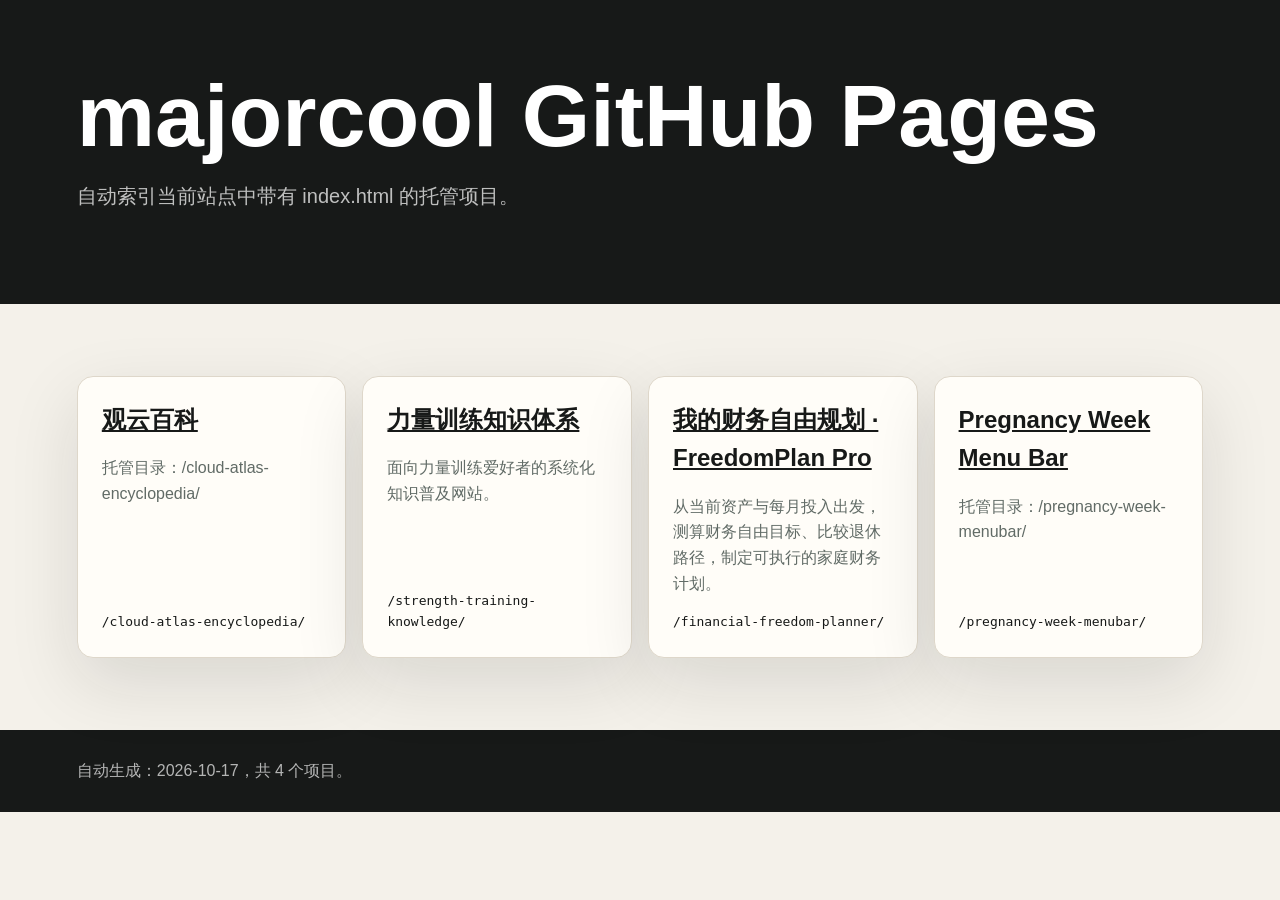
<file: index.html>
<!doctype html><html lang="zh-CN"><head><meta charset="UTF-8"><meta name="viewport" content="width=device-width,initial-scale=1.0"><title>majorcool GitHub Pages</title><meta name="description" content="majorcool 在 GitHub Pages 上托管的项目索引。"><link rel="icon" type="image/svg+xml" href="/favicon.svg"><style>body{margin:0;font-family:-apple-system,BlinkMacSystemFont,Segoe UI,sans-serif;background:#f4f1ea;color:#161817;line-height:1.6}header{padding:72px 6vw;background:#171918;color:white}h1{margin:0 0 16px;font-size:clamp(42px,7vw,88px);line-height:1}header p{max-width:720px;color:rgba(255,255,255,.72);font-size:20px}main{padding:56px 6vw}ul{display:grid;grid-template-columns:repeat(auto-fit,minmax(260px,1fr));gap:16px;padding:0;list-style:none}li{display:flex;flex-direction:column;min-height:210px;padding:24px;border:1px solid #ded7ca;border-radius:16px;background:#fffdf8;box-shadow:0 24px 70px rgba(22,24,23,.12)}li a{font-size:24px;font-weight:850;color:#171918}li p{color:#616b66}code{margin-top:auto}footer{padding:28px 6vw;background:#171918;color:rgba(255,255,255,.68)}</style></head><body><header><h1>majorcool GitHub Pages</h1><p>自动索引当前站点中带有 index.html 的托管项目。</p></header><main><ul><li><a href="/cloud-atlas-encyclopedia/">观云百科</a><p>托管目录：/cloud-atlas-encyclopedia/</p><code>/cloud-atlas-encyclopedia/</code></li><li><a href="/strength-training-knowledge/">力量训练知识体系</a><p>面向力量训练爱好者的系统化知识普及网站。</p><code>/strength-training-knowledge/</code></li><li><a href="/financial-freedom-planner/">我的财务自由规划 · FreedomPlan Pro</a><p>从当前资产与每月投入出发，测算财务自由目标、比较退休路径，制定可执行的家庭财务计划。</p><code>/financial-freedom-planner/</code></li><li><a href="/pregnancy-week-menubar/">Pregnancy Week Menu Bar</a><p>托管目录：/pregnancy-week-menubar/</p><code>/pregnancy-week-menubar/</code></li></ul></main><footer>自动生成：2026-10-17，共 4 个项目。</footer></body></html>
</file>
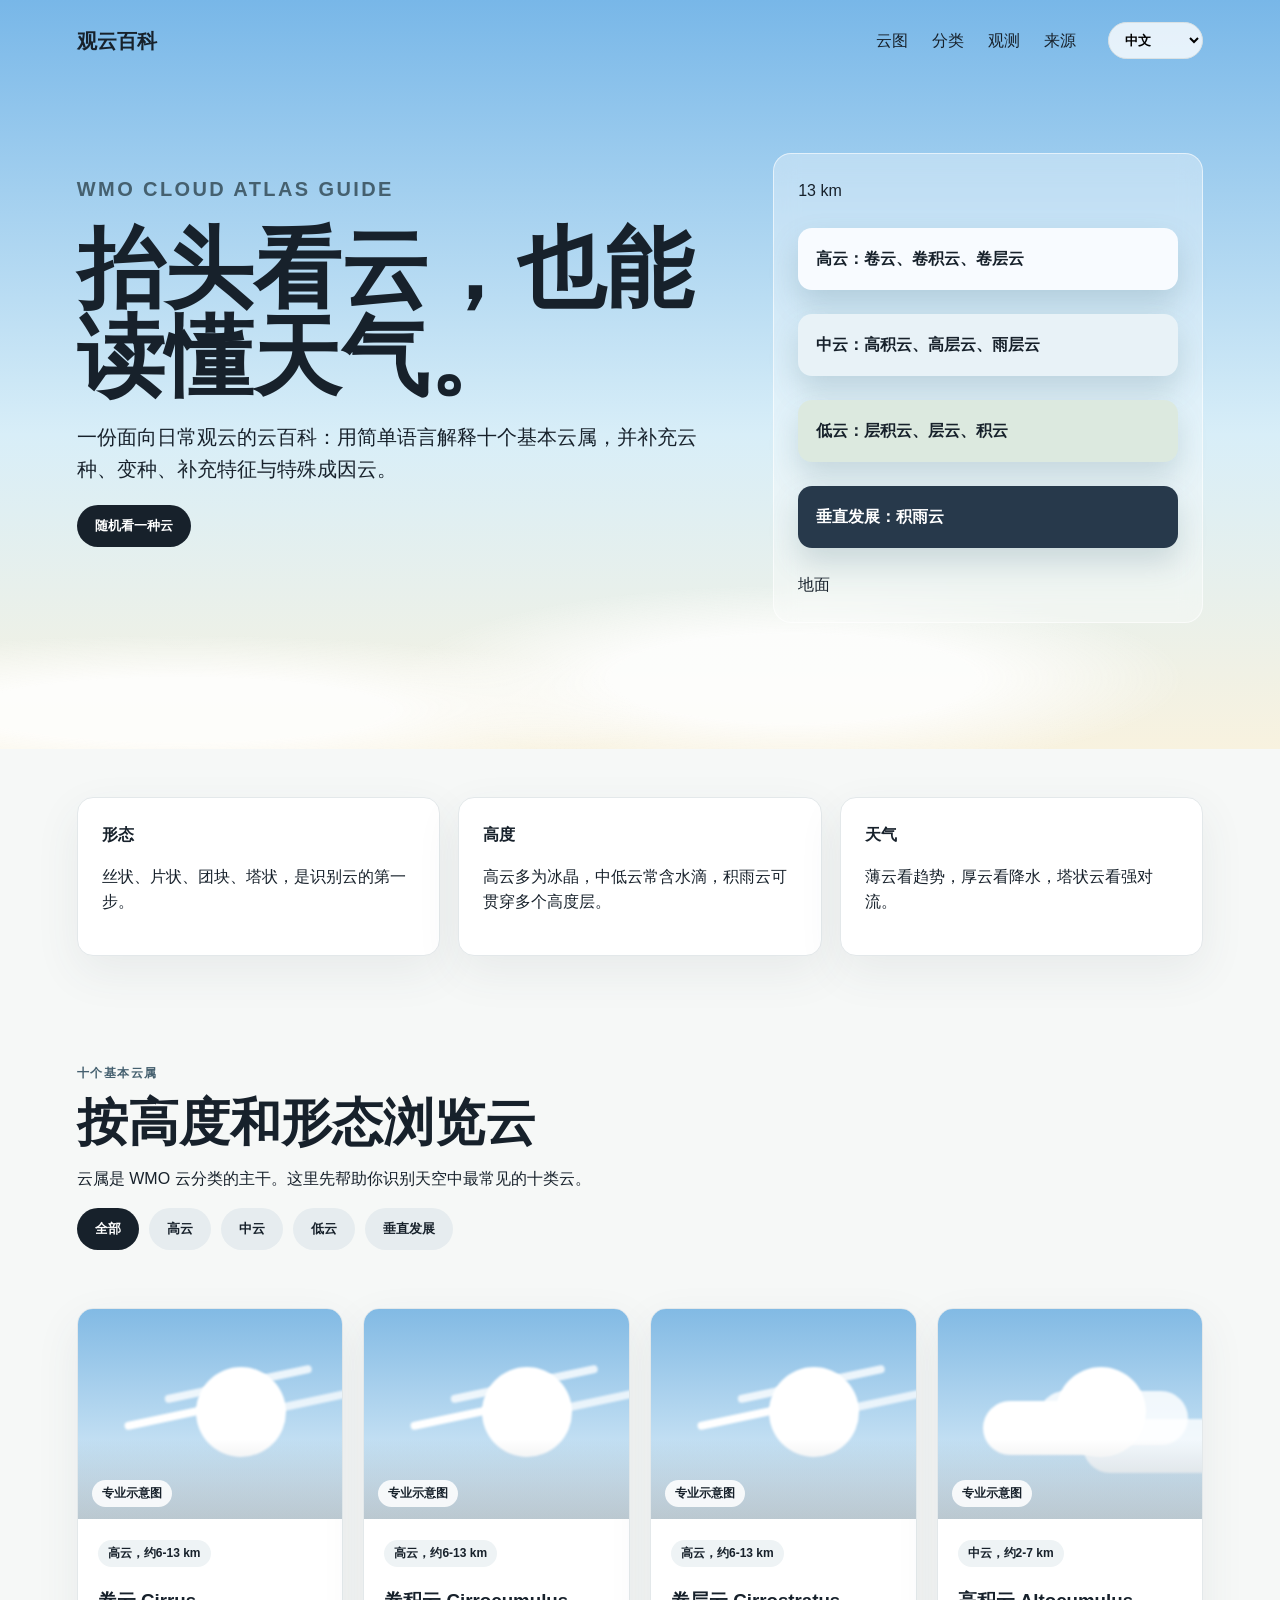
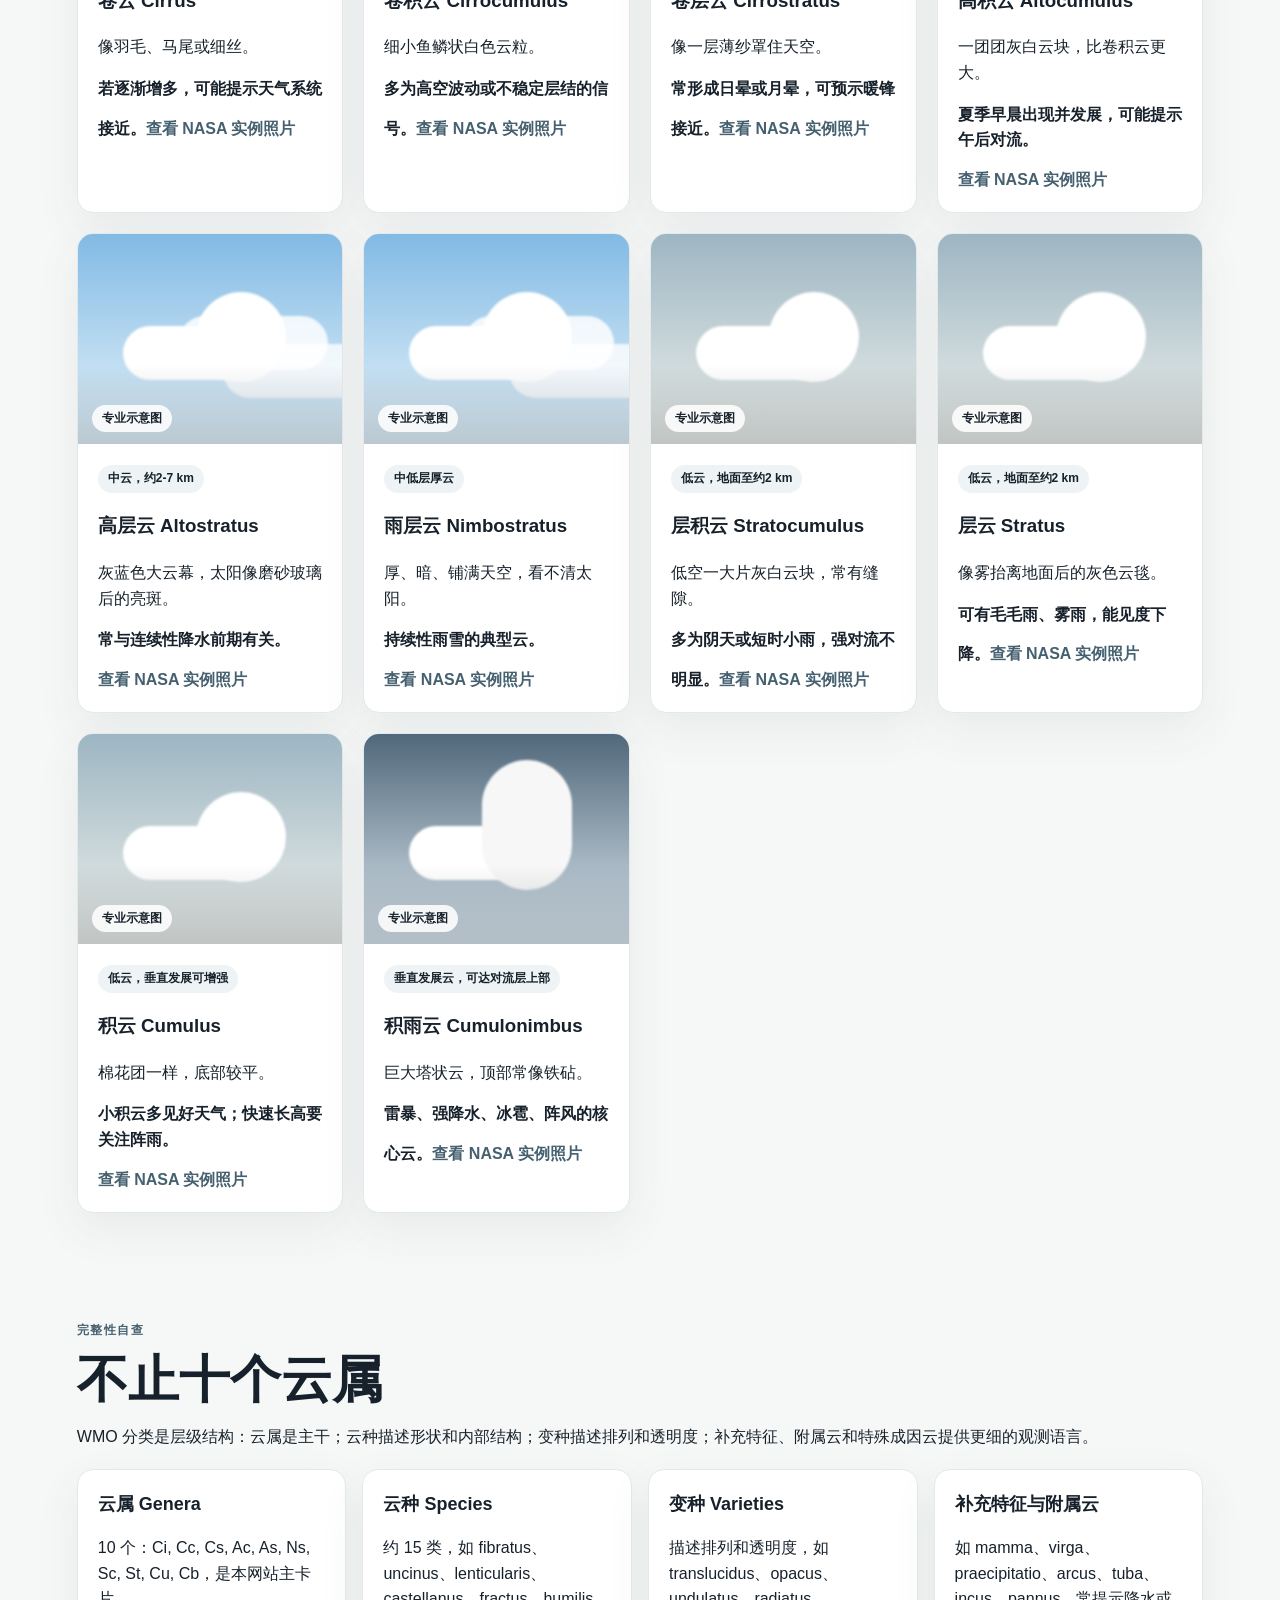
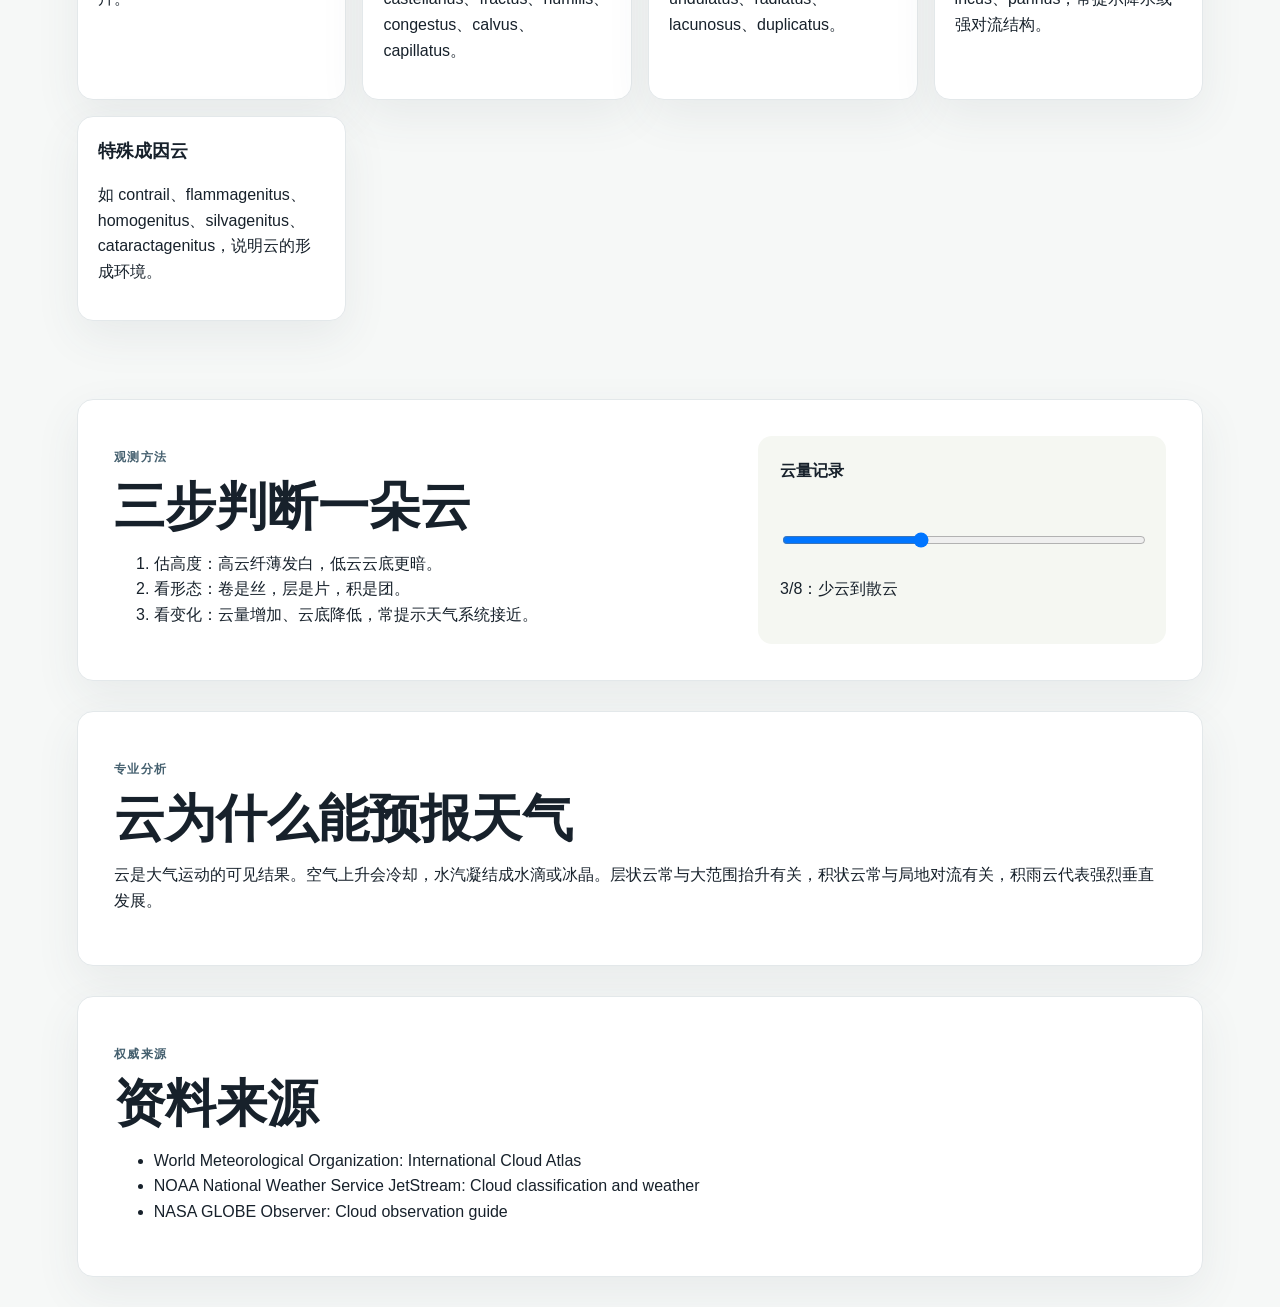
<file: cloud-atlas-encyclopedia/index.html>
<!doctype html><html lang="zh-CN"><head><meta charset="utf-8"><meta name="viewport" content="width=device-width,initial-scale=1"><title>观云百科</title><link rel="icon" href="favicon.svg" type="image/svg+xml"><link rel="stylesheet" href="styles.css"></head><body><header class="hero"><nav><b data-i18n="brand">观云百科</b><a href="#atlas" data-i18n="navAtlas">云图</a><a href="#taxonomy" data-i18n="navTaxonomy">分类</a><a href="#method" data-i18n="navMethod">观测</a><a href="#sources" data-i18n="navSources">来源</a><select id="lang"><option value="zh">中文</option><option value="en">English</option><option value="ja">日本語</option></select></nav><div class="hero-grid"><div><p class="tag" data-i18n="kicker">WMO Cloud Atlas Guide</p><h1 data-i18n="heroTitle">抬头看云，也能读懂天气。</h1><p data-i18n="heroLead">一份面向日常观云的云百科：用简单语言解释十个基本云属，并补充云种、变种、补充特征与特殊成因云。</p><button id="randomCloud" data-i18n="random">随机看一种云</button></div><div class="layers"><span>13 km</span><b class="high" data-i18n="layerHigh">高云：卷云、卷积云、卷层云</b><b class="middle" data-i18n="layerMiddle">中云：高积云、高层云、雨层云</b><b class="low" data-i18n="layerLow">低云：层积云、层云、积云</b><b class="vertical" data-i18n="layerVertical">垂直发展：积雨云</b><span data-i18n="ground">地面</span></div></div></header><main><section class="intro"><article><b data-i18n="introShapeTitle">形态</b><p data-i18n="introShape">丝状、片状、团块、塔状，是识别云的第一步。</p></article><article><b data-i18n="introHeightTitle">高度</b><p data-i18n="introHeight">高云多为冰晶，中低云常含水滴，积雨云可贯穿多个高度层。</p></article><article><b data-i18n="introWeatherTitle">天气</b><p data-i18n="introWeather">薄云看趋势，厚云看降水，塔状云看强对流。</p></article></section><section id="atlas" class="section-head"><p class="tag" data-i18n="atlasKicker">十个基本云属</p><h2 data-i18n="atlasTitle">按高度和形态浏览云</h2><p data-i18n="atlasLead">云属是 WMO 云分类的主干。这里先帮助你识别天空中最常见的十类云。</p><div class="filters"><button class="active" data-filter="all" data-i18n="all">全部</button><button data-filter="high" data-i18n="high">高云</button><button data-filter="middle" data-i18n="middle">中云</button><button data-filter="low" data-i18n="low">低云</button><button data-filter="vertical" data-i18n="vertical">垂直发展</button></div></section><section class="grid" id="cloudGrid"></section>
<section id="taxonomy" class="taxonomy"><p class="tag" data-i18n="taxKicker">完整性自查</p><h2 data-i18n="taxTitle">不止十个云属</h2><p data-i18n="taxLead">WMO 分类是层级结构：云属是主干；云种描述形状和内部结构；变种描述排列和透明度；补充特征、附属云和特殊成因云提供更细的观测语言。</p><div class="taxonomy-grid" id="taxonomyGrid"></div></section><section class="method" id="method"><div><p class="tag" data-i18n="methodKicker">观测方法</p><h2 data-i18n="methodTitle">三步判断一朵云</h2><ol><li data-i18n="step1">估高度：高云纤薄发白，低云云底更暗。</li><li data-i18n="step2">看形态：卷是丝，层是片，积是团。</li><li data-i18n="step3">看变化：云量增加、云底降低，常提示天气系统接近。</li></ol></div><div class="notebook"><b data-i18n="coverTitle">云量记录</b><input id="cover" type="range" min="0" max="8" value="3"><output id="coverText">3/8：少云到散云</output></div></section><section class="science"><p class="tag" data-i18n="scienceKicker">专业分析</p><h2 data-i18n="scienceTitle">云为什么能预报天气</h2><p data-i18n="scienceBody">云是大气运动的可见结果。空气上升会冷却，水汽凝结成水滴或冰晶。层状云常与大范围抬升有关，积状云常与局地对流有关，积雨云代表强烈垂直发展。</p></section><section id="sources" class="sources"><p class="tag" data-i18n="sourceKicker">权威来源</p><h2 data-i18n="sourceTitle">资料来源</h2><ul><li>World Meteorological Organization: International Cloud Atlas</li><li>NOAA National Weather Service JetStream: Cloud classification and weather</li><li>NASA GLOBE Observer: Cloud observation guide</li></ul></section></main><dialog id="detail"><button id="close" data-i18n="close">关闭</button><div id="detailBody"></div></dialog><script src="app.js"></script></body></html>
</file>
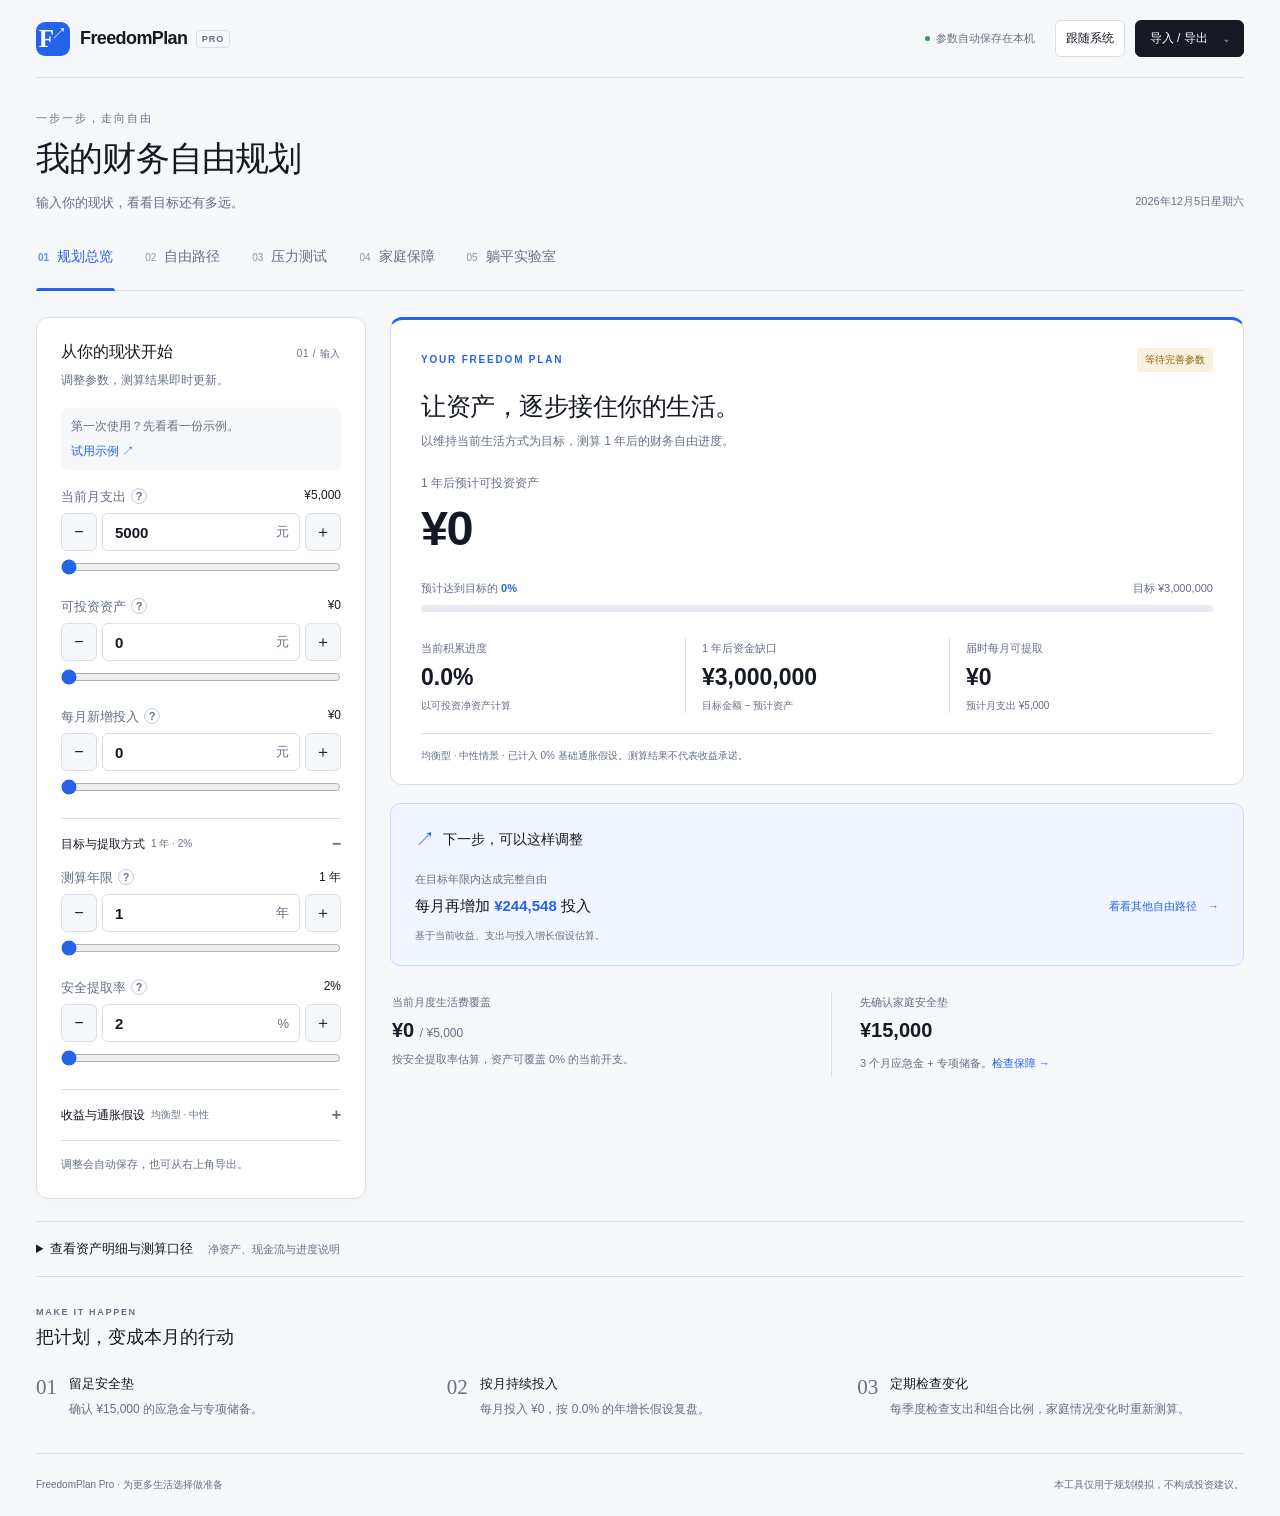
<file: financial-freedom-planner/index.html>
<!doctype html>
<html lang="zh-CN">
  <head>
    <meta charset="UTF-8" />
    <link rel="icon" type="image/svg+xml" href="/financial-freedom-planner/favicon.svg" />
    <meta name="viewport" content="width=device-width, initial-scale=1.0" />
    <meta name="description" content="从当前资产与每月投入出发，测算财务自由目标、比较退休路径，制定可执行的家庭财务计划。" />
    <title>我的财务自由规划 · FreedomPlan Pro</title>
    <script type="module" crossorigin src="/financial-freedom-planner/assets/index-B2orpSjk.js"></script>
    <link rel="stylesheet" crossorigin href="/financial-freedom-planner/assets/index-vgG-6woD.css">
  </head>
  <body>
    <div id="root"></div>
  </body>
</html>
</file>
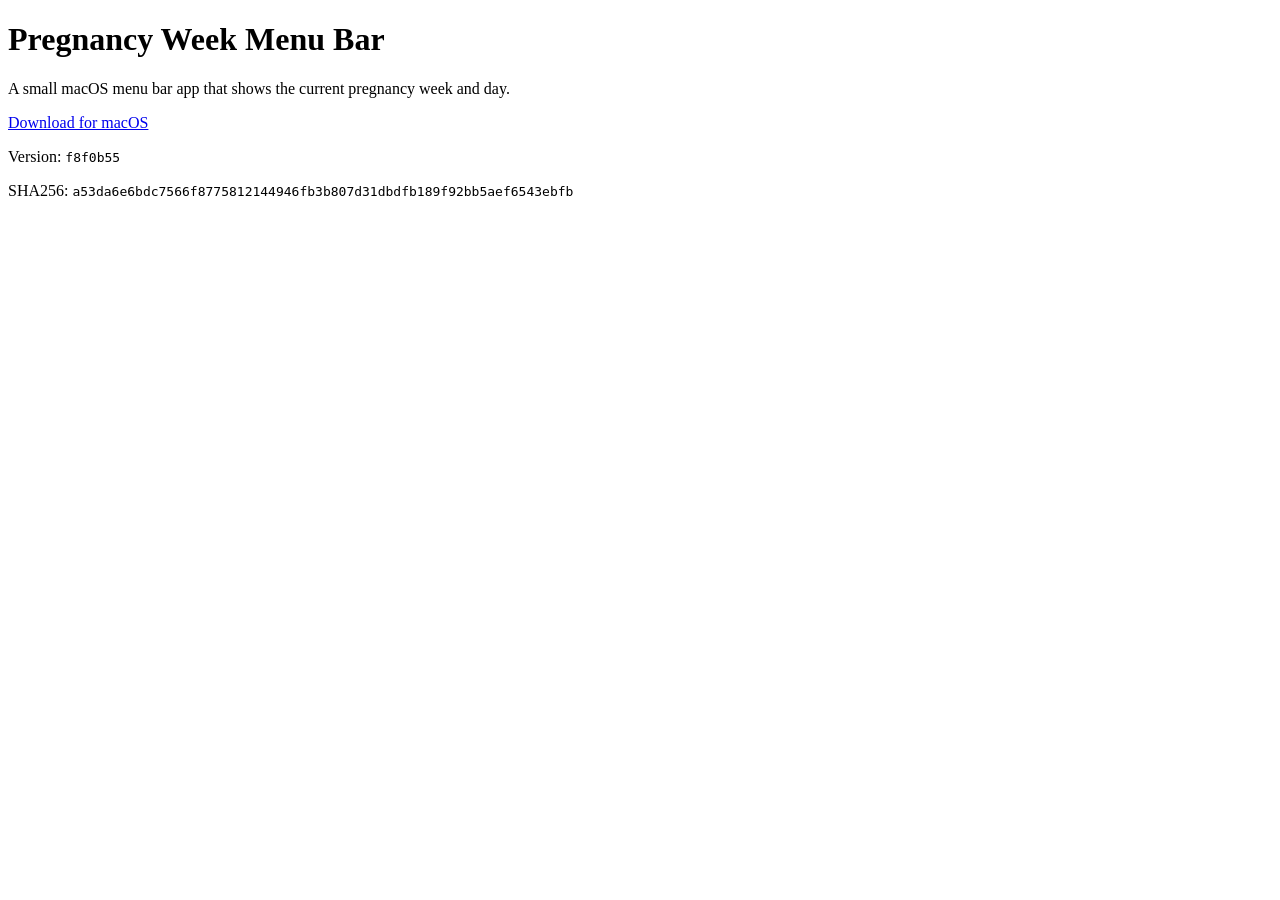
<file: pregnancy-week-menubar/index.html>
<!doctype html>
<html lang="en">
<head>
  <meta charset="utf-8">
  <meta name="viewport" content="width=device-width, initial-scale=1">
  <title>Pregnancy Week Menu Bar</title>
</head>
<body>
  <main>
    <h1>Pregnancy Week Menu Bar</h1>
    <p>A small macOS menu bar app that shows the current pregnancy week and day.</p>
    <p><a href="./downloads/pregnancy-week-menubar-macos.zip">Download for macOS</a></p>
    <p>Version: <code>f8f0b55</code></p>
    <p>SHA256: <code>a53da6e6bdc7566f8775812144946fb3b807d31dbdfb189f92bb5aef6543ebfb</code></p>
  </main>
</body>
</html>
</file>
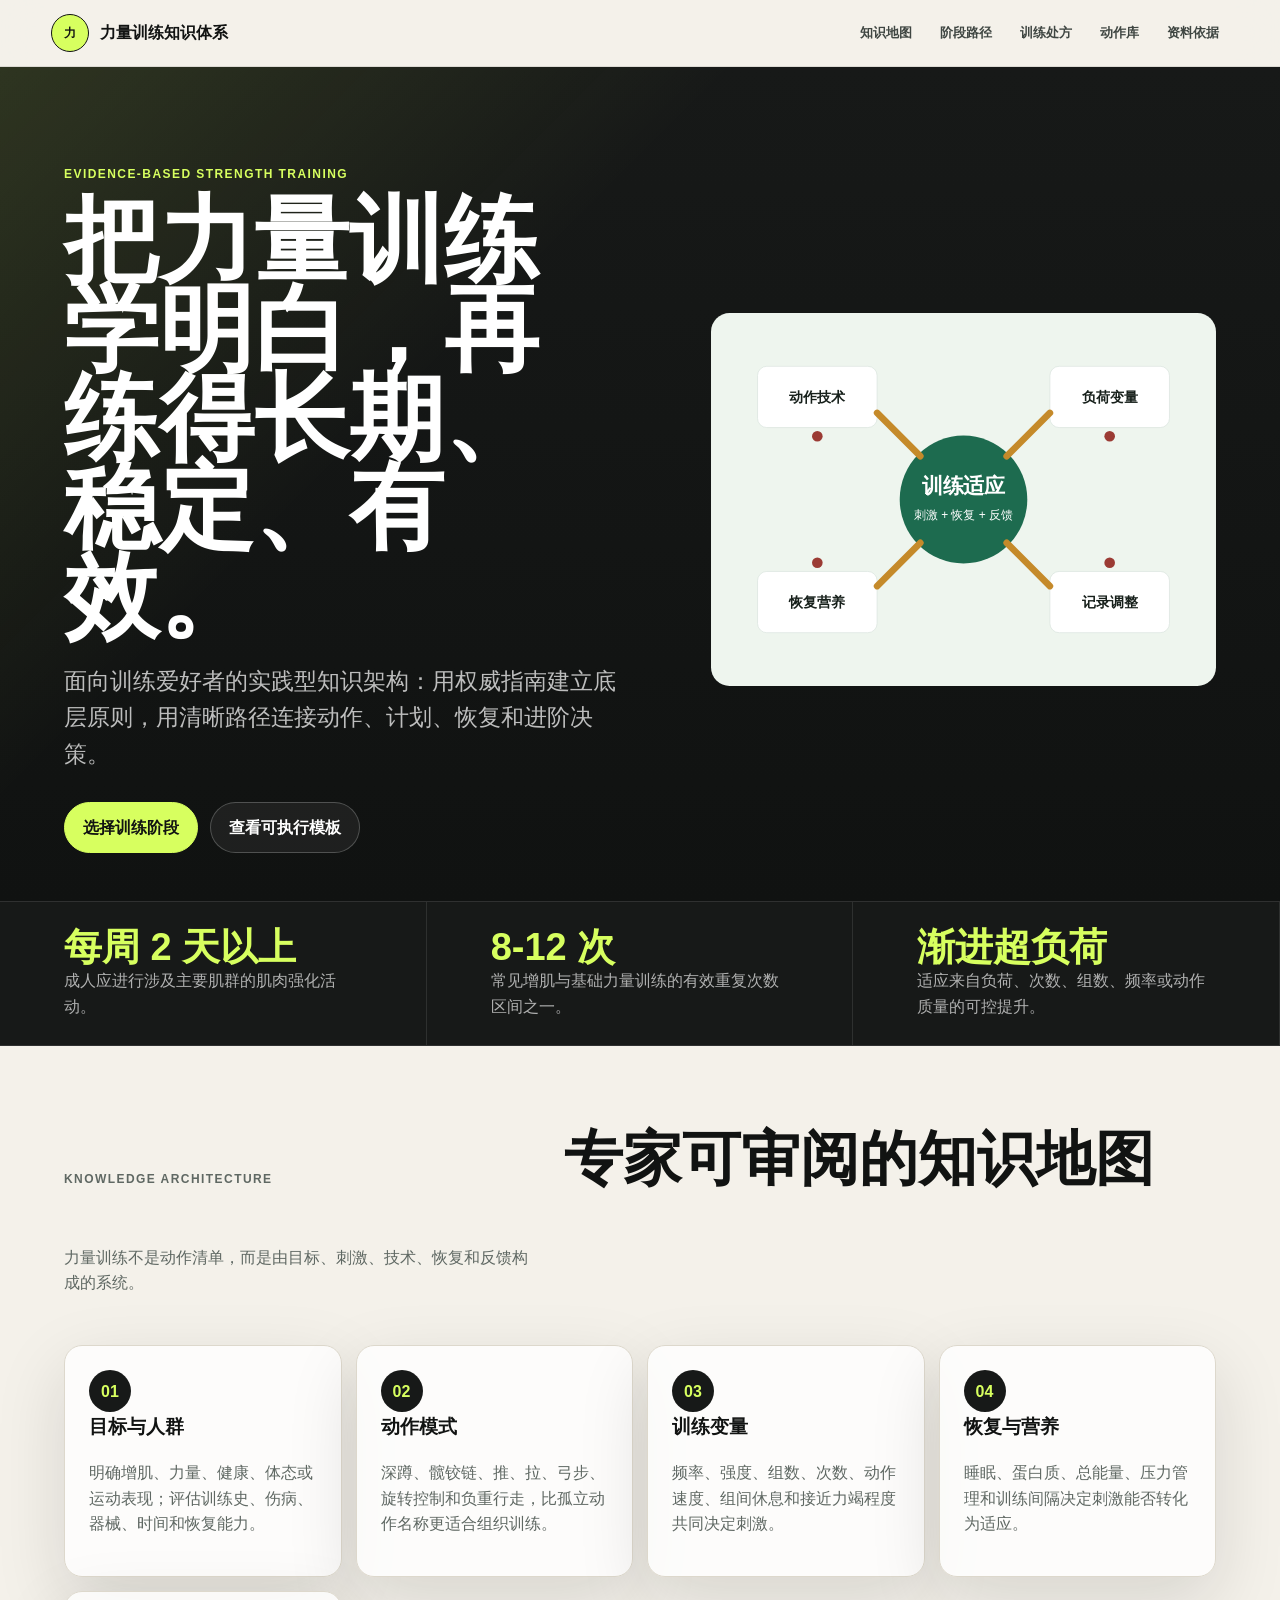
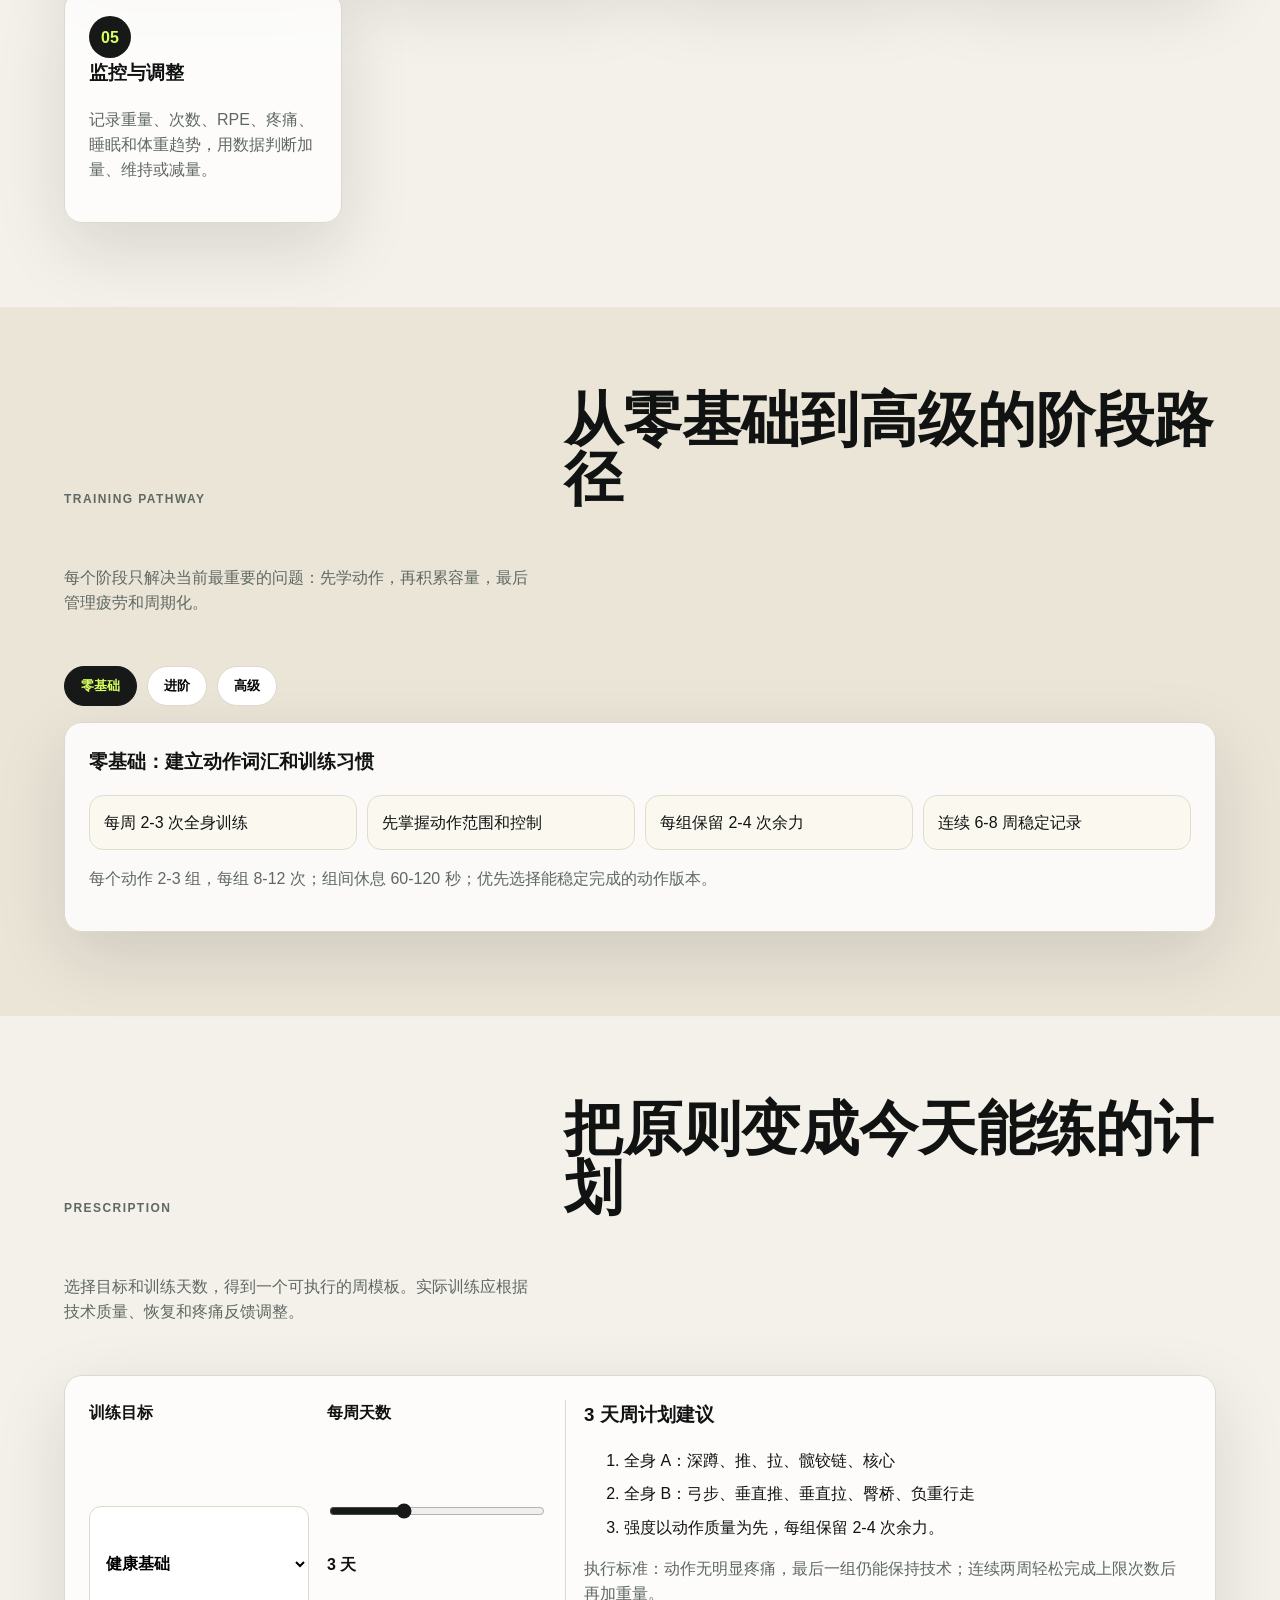
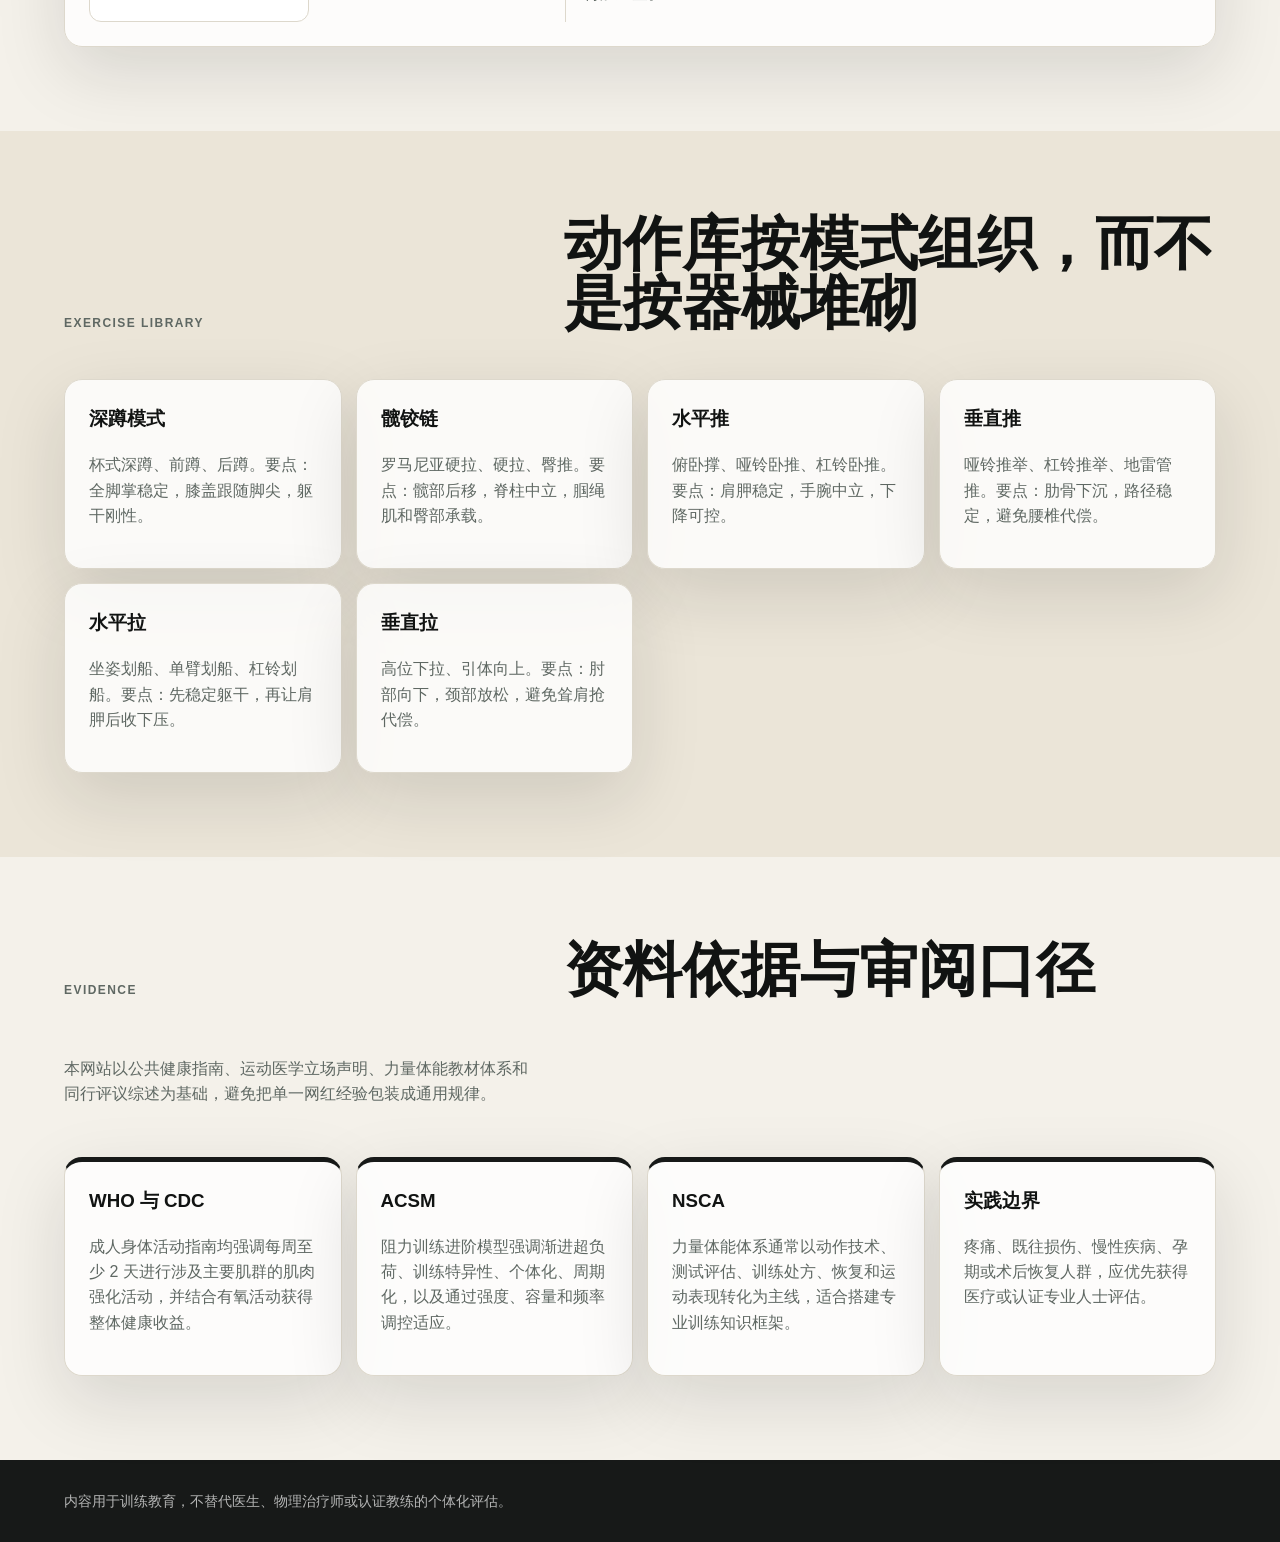
<file: strength-training-knowledge/standalone.html>
<!doctype html>
<html lang="zh-CN">
<head>
  <meta charset="UTF-8">
  <meta name="viewport" content="width=device-width, initial-scale=1.0">
  <title>力量训练知识体系</title>
  <meta name="description" content="面向力量训练爱好者的系统化知识普及网站。">
  <link rel="icon" type="image/svg+xml" href="assets/favicon.svg">
  <link rel="stylesheet" href="styles.css">
</head>
<body>
  <header class="site-header">
    <a class="brand" href="#top"><span class="brand-mark">力</span><span>力量训练知识体系</span></a>
    <nav class="nav" aria-label="主导航">
      <a href="#map">知识地图</a>
      <a href="#levels">阶段路径</a>
      <a href="#practice">训练处方</a>
      <a href="#library">动作库</a>
      <a href="#evidence">资料依据</a>
    </nav>
  </header>
  <main id="top">
<section class="hero">
  <div class="hero-copy">
    <p class="eyebrow">Evidence-based strength training</p>
    <h1>把力量训练学明白，再练得长期、稳定、有效。</h1>
    <p class="lead">面向训练爱好者的实践型知识架构：用权威指南建立底层原则，用清晰路径连接动作、计划、恢复和进阶决策。</p>
    <div class="hero-actions">
      <a class="button primary" href="#levels">选择训练阶段</a>
      <a class="button secondary" href="#practice">查看可执行模板</a>
    </div>
  </div>
  <div class="hero-visual">
    <img src="assets/strength-system.svg" alt="力量训练系统图示">
  </div>
</section>
<section class="stats-band" aria-label="核心共识">
  <div><strong>每周 2 天以上</strong><span>成人应进行涉及主要肌群的肌肉强化活动。</span></div>
  <div><strong>8-12 次</strong><span>常见增肌与基础力量训练的有效重复次数区间之一。</span></div>
  <div><strong>渐进超负荷</strong><span>适应来自负荷、次数、组数、频率或动作质量的可控提升。</span></div>
</section>

<section id="map" class="section">
  <div class="section-heading">
    <p class="eyebrow">Knowledge architecture</p>
    <h2>专家可审阅的知识地图</h2>
    <p>力量训练不是动作清单，而是由目标、刺激、技术、恢复和反馈构成的系统。</p>
  </div>
  <div class="map-grid">
    <article><span class="icon">01</span><h3>目标与人群</h3><p>明确增肌、力量、健康、体态或运动表现；评估训练史、伤病、器械、时间和恢复能力。</p></article>
    <article><span class="icon">02</span><h3>动作模式</h3><p>深蹲、髋铰链、推、拉、弓步、旋转控制和负重行走，比孤立动作名称更适合组织训练。</p></article>
    <article><span class="icon">03</span><h3>训练变量</h3><p>频率、强度、组数、次数、动作速度、组间休息和接近力竭程度共同决定刺激。</p></article>
    <article><span class="icon">04</span><h3>恢复与营养</h3><p>睡眠、蛋白质、总能量、压力管理和训练间隔决定刺激能否转化为适应。</p></article>
    <article><span class="icon">05</span><h3>监控与调整</h3><p>记录重量、次数、RPE、疼痛、睡眠和体重趋势，用数据判断加量、维持或减量。</p></article>
  </div>
</section>

<section id="levels" class="section tinted">
  <div class="section-heading">
    <p class="eyebrow">Training pathway</p>
    <h2>从零基础到高级的阶段路径</h2>
    <p>每个阶段只解决当前最重要的问题：先学动作，再积累容量，最后管理疲劳和周期化。</p>
  </div>
  <div class="tabs" role="tablist">
    <button class="active" data-level="beginner">零基础</button>
    <button data-level="intermediate">进阶</button>
    <button data-level="advanced">高级</button>
  </div>
  <div id="levelPanel" class="level-panel"></div>
</section>

<section id="practice" class="section">
  <div class="section-heading">
    <p class="eyebrow">Prescription</p>
    <h2>把原则变成今天能练的计划</h2>
    <p>选择目标和训练天数，得到一个可执行的周模板。实际训练应根据技术质量、恢复和疼痛反馈调整。</p>
  </div>
  <div class="planner">
    <label>训练目标
      <select id="goalSelect">
        <option value="health">健康基础</option>
        <option value="hypertrophy">增肌</option>
        <option value="strength">最大力量</option>
      </select>
    </label>
    <label>每周天数
      <input id="dayRange" type="range" min="2" max="5" value="3">
      <span id="dayValue">3 天</span>
    </label>
    <div id="planOutput" class="plan-output"></div>
  </div>
</section>

<section id="library" class="section tinted">
  <div class="section-heading">
    <p class="eyebrow">Exercise library</p>
    <h2>动作库按模式组织，而不是按器械堆砌</h2>
  </div>
  <div class="exercise-grid" id="exerciseGrid"></div>
</section>

<section id="evidence" class="section evidence">
  <div class="section-heading">
    <p class="eyebrow">Evidence</p>
    <h2>资料依据与审阅口径</h2>
    <p>本网站以公共健康指南、运动医学立场声明、力量体能教材体系和同行评议综述为基础，避免把单一网红经验包装成通用规律。</p>
  </div>
  <div class="evidence-list">
    <article><h3>WHO 与 CDC</h3><p>成人身体活动指南均强调每周至少 2 天进行涉及主要肌群的肌肉强化活动，并结合有氧活动获得整体健康收益。</p></article>
    <article><h3>ACSM</h3><p>阻力训练进阶模型强调渐进超负荷、训练特异性、个体化、周期化，以及通过强度、容量和频率调控适应。</p></article>
    <article><h3>NSCA</h3><p>力量体能体系通常以动作技术、测试评估、训练处方、恢复和运动表现转化为主线，适合搭建专业训练知识框架。</p></article>
    <article><h3>实践边界</h3><p>疼痛、既往损伤、慢性疾病、孕期或术后恢复人群，应优先获得医疗或认证专业人士评估。</p></article>
  </div>
</section>

  </main>
  <footer class="footer">内容用于训练教育，不替代医生、物理治疗师或认证教练的个体化评估。</footer>
  <script src="data/content.js"></script>
  <script src="app.js"></script>
</body>
</html>
</file>
<file: cloud-atlas-encyclopedia/styles.css>
body{margin:0;font:16px/1.6 -apple-system,BlinkMacSystemFont,"Segoe UI",sans-serif;color:#17212b;background:#f6f8f7}
a{color:inherit;text-decoration:none}nav{display:flex;gap:24px;align-items:center;padding:22px 6vw}nav b{margin-right:auto;font-size:20px}
.hero{min-height:76vh;background:linear-gradient(#78b7e8,#d8eef8 58%,#f8f2df);position:relative;overflow:hidden}.hero:after{content:"";position:absolute;inset:auto -10% -20% -10%;height:42%;background:radial-gradient(ellipse at 20% 40%,#fff 0 12%,transparent 28%),radial-gradient(ellipse at 60% 30%,#fff 0 14%,transparent 30%);opacity:.86}
.hero-grid{position:relative;z-index:1;display:grid;grid-template-columns:1fr 430px;gap:48px;padding:8vh 6vw 14vh}.tag{font-size:12px;letter-spacing:.12em;text-transform:uppercase;color:#45606f;font-weight:800}h1{font-size:clamp(44px,7vw,88px);line-height:1;margin:10px 0 20px;max-width:820px}h2{font-size:clamp(30px,4vw,52px);line-height:1.08;margin:.2em 0}.hero p{max-width:650px;font-size:20px}.hero button,.filters button{border:0;border-radius:999px;padding:12px 18px;background:#17212b;color:white;font-weight:800;cursor:pointer}
.layers{display:grid;gap:14px;align-content:space-between;padding:24px;border:1px solid #ffffff99;background:#ffffff55;backdrop-filter:blur(12px);border-radius:18px;min-height:420px}.layers b{border-radius:14px;padding:18px;box-shadow:0 14px 30px #3d627033}.high{background:#f8fbff}.middle{background:#e8f2f7}.low{background:#dce9df}.vertical{background:#27394b;color:white}
.intro,.grid,.method,.science,.sources,.section-head{padding:48px 6vw}.intro{display:grid;grid-template-columns:repeat(3,1fr);gap:18px}.intro article,.cloud-card,.method,.science,.sources{background:white;border:1px solid #e3e8ea;border-radius:16px;box-shadow:0 16px 45px #3d4b5414}.intro article{padding:24px}.section-head{padding-bottom:10px}.filters{display:flex;gap:10px;flex-wrap:wrap}.filters button{background:#e6ecef;color:#17212b}.filters .active{background:#17212b;color:white}.grid{display:grid;grid-template-columns:repeat(auto-fit,minmax(260px,1fr));gap:20px}.cloud-card{overflow:hidden;cursor:pointer;transition:.25s transform,.25s box-shadow}.cloud-card:hover{transform:translateY(-5px);box-shadow:0 22px 60px #2d4b5c25}
.cloud-photo{height:210px;margin:0;position:relative;overflow:hidden;background:linear-gradient(#82bae4,#e7f4fb)}.cloud-photo:after{content:"";position:absolute;inset:auto 0 0;height:38%;background:linear-gradient(#0000,#0b182533)}.cloud-photo figcaption{position:absolute;left:14px;bottom:12px;z-index:3;border-radius:999px;padding:4px 10px;background:#ffffffdd;font-size:12px;font-weight:800}.cloud-art{position:absolute;inset:0}.cloud-art:before,.cloud-art:after{content:"";position:absolute;border-radius:999px;background:#fff;filter:blur(1px)}.cloud-art:before{width:150px;height:54px;left:45px;top:92px}.cloud-art:after{width:90px;height:90px;left:118px;top:58px}.cloud-card[data-kind="high"] .cloud-art:before{height:8px;top:98px;transform:rotate(-12deg);box-shadow:45px -18px 0 #ffffffcc,90px 14px 0 #ffffffbb}.cloud-card[data-kind="middle"] .cloud-art:before{box-shadow:55px -10px 0 #ffffffd5,100px 18px 0 #ffffffc8}.cloud-card[data-kind="low"] .cloud-photo{background:linear-gradient(#9db6c3,#eef0eb)}.cloud-card[data-kind="vertical"] .cloud-photo{background:linear-gradient(#50687b,#dde8ef)}.cloud-card[data-kind="vertical"] .cloud-art:after{height:130px;top:26px;background:#f7f7f7}
.card-body{padding:20px}.pill{display:inline-block;border-radius:999px;background:#eef3f5;padding:4px 10px;font-size:12px;font-weight:800}.source-link{display:inline-block;margin-top:14px;color:#45606f;font-weight:800}.credit{margin:-6px 0 18px;color:#45606f;font-size:14px}.credit a{text-decoration:underline;text-underline-offset:3px}
.method{display:grid;grid-template-columns:1.2fr .8fr;gap:32px;margin:30px 6vw;padding:36px}.notebook{background:#f5f7f2;border-radius:14px;padding:22px;display:grid;gap:16px}input{width:100%}.science,.sources{margin:30px 6vw;padding:36px}
dialog{border:0;border-radius:18px;max-width:760px;width:min(760px,calc(100vw - 32px));padding:28px;box-shadow:0 30px 90px #0005}dialog::backdrop{background:#132536aa}#close{float:right;border:0;border-radius:999px;padding:8px 14px;background:#17212b;color:white;cursor:pointer}dt{font-weight:800;margin-top:14px}dd{margin:2px 0 10px}
select{border:1px solid #d9e1e4;border-radius:999px;padding:9px 12px;background:#ffffffcc;font-weight:700}.taxonomy{padding:48px 6vw}.taxonomy-grid{display:grid;grid-template-columns:repeat(auto-fit,minmax(240px,1fr));gap:16px;margin-top:20px}.taxonomy-grid article{background:#fff;border:1px solid #e3e8ea;border-radius:16px;padding:20px;box-shadow:0 16px 45px #3d4b5414}.taxonomy-grid b{display:block;font-size:18px;margin-bottom:8px}.section-head p{max-width:820px}nav select{margin-left:8px}
@media(max-width:850px){.hero-grid,.intro,.method{grid-template-columns:1fr}.layers{min-height:320px}nav{flex-wrap:wrap}nav b{width:100%}nav select{margin-left:0}.taxonomy{padding:36px 6vw}}
</file>
<file: financial-freedom-planner/assets/index-vgG-6woD.css>
:root{color:var(--ink,#151923);background:var(--page-bg,#f6f7f9);font-synthesis:none;-webkit-font-smoothing:antialiased;font-family:Avenir Next,PingFang SC,Microsoft YaHei,sans-serif}*{box-sizing:border-box}body{background:var(--page-bg,#f6f7f9);min-width:320px;min-height:100vh;margin:0}button,input{font:inherit}a{color:inherit;text-decoration:none}:root{--ink:#151923;--muted:#667085;--line:#d9dee8;--panel:#fff;--soft:#f5f7fa;--green:#2563eb;--gold:#d28a21;--red:#dc5b4e;--aqua:#13a6b3;--shadow:0 4px 18px #232f4b06;--export-bg:#f6f7f9;--page-bg:#f6f7f9;--accent-soft:#f1f5ff;--accent-line:#ccdafa;--focus-color:#cbdcff}[data-theme=dark]{--lightningcss-light: ;--lightningcss-dark:initial;color-scheme:dark;--ink:#f5f7fb;--muted:#aab6cc;--line:#2d3a52;--panel:#151e2e;--soft:#111827;--green:#60a5fa;--gold:#f6b84b;--red:#fb7185;--aqua:#22d3ee;--shadow:none;--export-bg:#0b1020;--page-bg:#0e1522;--accent-soft:#17243b;--accent-line:#30486b;--focus-color:#30486b}.app{max-width:1360px;margin:0 auto;padding:0 36px}.reportSurface{background:var(--page-bg);border-radius:8px}.reportSurface.isExporting{width:1232px;padding:0 0 1px}.transferBox{margin:10px 0 0}.transferBox textarea{resize:vertical;border:1px solid var(--line);background:var(--panel);width:100%;min-height:84px;color:var(--ink);border-radius:8px;padding:10px 12px;font:12px/1.45 ui-monospace,SFMono-Regular,Menlo,Monaco,Consolas,monospace}.topbar{border-bottom:1px solid var(--line);z-index:30;justify-content:space-between;align-items:center;gap:16px;min-height:78px;display:flex;position:relative}.topbar strong{letter-spacing:.2px;font-size:18px}.topbarActions{align-items:center;gap:10px;display:flex}.themeToggle{border-radius:999px;min-width:56px;padding:8px 12px;font-size:13px;font-weight:800}.eyebrow{color:var(--green);text-transform:uppercase;margin:0 0 10px;font-size:13px;font-weight:800}h1{letter-spacing:-.8px;text-wrap:balance;margin:0;font-size:clamp(26px,3vw,34px);line-height:1.35}h2{margin:0 0 18px;font-size:20px}p{color:var(--muted);line-height:1.62}.panel{background:var(--panel);border:1px solid var(--line);box-shadow:var(--shadow);border-radius:12px;padding:26px}.panel dl,.frameworkCard dl,.scenarioGrid dl{grid-template-columns:minmax(0,1fr) auto;gap:10px 14px;margin:14px 0 0;display:grid}dt{color:var(--muted)}dd{text-align:right;margin:0;font-weight:800}.helpTip{color:#0000;cursor:help;vertical-align:-3px;background:#fff;border:1px solid #c4cada;border-radius:50%;width:16px;height:16px;margin-left:5px;font-size:0;line-height:0;display:inline-block;position:relative}.helpTip:before{content:"?";color:#64748b;justify-content:center;align-items:center;font:800 11px/1 Arial,sans-serif;display:flex;position:absolute;inset:0;transform:translateY(.25px)}.helpTip [role=tooltip]{z-index:20;color:#f8fafc;text-align:left;opacity:0;pointer-events:none;background:#151923;border:1px solid #30394f;border-radius:8px;width:min(320px,78vw);padding:12px 14px;font-size:13px;font-weight:500;line-height:1.55;transition:opacity .12s,transform .12s;display:none;position:absolute;bottom:calc(100% + 9px);left:-10px;box-shadow:0 14px 32px #1519233d}.helpTip [role=tooltip]:after{content:"";border:7px solid #0000;border-top-color:#151923;position:absolute;top:100%;left:14px}.helpTip:hover,.helpTip:focus{border-color:var(--green);outline:none}.helpTip:hover:before,.helpTip:focus:before{color:var(--green)}.helpTip:hover [role=tooltip],.helpTip:focus [role=tooltip]{opacity:1;display:block;transform:translateY(-2px)}.bar,.miniBar{background:#e7ebf3;border-radius:999px;height:12px;overflow:hidden}.bar i,.miniBar i{border-radius:inherit;background:var(--green);height:100%;display:block}.workspace{grid-template-columns:1fr 1fr 1fr;gap:16px;margin-top:18px;display:grid}.bottom{grid-template-columns:.85fr 1.15fr}.control{margin-bottom:18px;display:block}.controlHead{color:var(--muted);justify-content:space-between;gap:16px;font-size:13px;display:flex}.control b{color:var(--ink)}.controlInputRow{grid-template-columns:44px minmax(0,1fr) 44px;align-items:center;gap:8px;margin:8px 0 10px;display:grid}.stepButton{touch-action:manipulation;border-radius:10px;min-height:44px;padding:0;font-size:20px;line-height:1}.numberFieldWrap{border:1px solid var(--line);background:#fff;border-radius:10px;align-items:center;min-height:44px;padding:0 10px;display:flex}.numberFieldWrap span{color:var(--muted);white-space:nowrap;font-size:13px}.numberField{width:100%;min-width:0;color:var(--ink);font:inherit;background:0 0;border:0;outline:none;font-size:16px;font-weight:800}.rangeField{width:100%;min-height:32px;accent-color:var(--green);touch-action:pan-y}.segments{flex-wrap:wrap;gap:8px;margin-bottom:16px;display:flex}button{border:1px solid var(--line);background:var(--panel);color:var(--ink);cursor:pointer;border-radius:6px;padding:9px 13px;transition:background .15s,border-color .15s,transform .15s}button:hover{background:#eef4ff;border-color:#9aa8c2}button.active{background:var(--green);color:#fff;border-color:var(--green);box-shadow:0 8px 18px #2563eb2e}.impactGrid{grid-template-columns:repeat(3,minmax(0,1fr));gap:8px;margin:0 0 16px;display:grid}.impactGrid article{border:1px solid var(--line);background:#fff;border-radius:8px;min-width:0;padding:10px}.impactGrid span{color:var(--muted);font-size:12px;display:block}.impactGrid strong{color:var(--green);overflow-wrap:anywhere;margin-top:5px;font-size:17px;line-height:1.1;display:block}.impactGrid small{margin-top:4px;font-size:12px;display:block}.chips{flex-wrap:wrap;gap:8px;margin-top:16px;display:flex}.chips span{background:#eef4ff;border:1px solid #d8e2f7;border-radius:999px;padding:7px 10px;font-size:13px}.metricStrip{grid-template-columns:repeat(4,minmax(0,1fr));gap:12px;margin:18px 0;display:grid}.metricStrip article{border:1px solid var(--line);background:#fff;border-radius:8px;padding:18px}.metricStrip span,.frameworkCard header span,.scenarioGrid span{color:var(--muted);font-size:13px}.metricStrip strong{margin:8px 0;font-size:24px;display:block}small{color:var(--muted);line-height:1.45}.layFlatPanel{margin-bottom:18px}.hotAmountChooser{background:linear-gradient(#f7fbff 0%,#eef4ff 100%);border:1px solid #2563eb47;border-radius:8px;margin-bottom:14px;padding:14px}.chooserHead{justify-content:space-between;align-items:baseline;gap:16px;margin-bottom:12px;display:flex}.chooserHead span{color:var(--green);text-transform:uppercase;font-size:13px;font-weight:900}.chooserHead strong{color:var(--ink);font-size:16px}.layFlatHero{grid-template-columns:.92fr 1.08fr;gap:14px;margin-bottom:14px;display:grid}.layFlatVerdict,.layFlatStats article,.layFlatBlock,.shareCard{border:1px solid var(--line);background:#fbfcff;border-radius:8px;padding:18px}.layFlatVerdict span,.layFlatStats span,.shareCard header span{color:var(--muted);font-size:13px;font-weight:800}.layFlatVerdict strong{color:var(--green);margin:8px 0;font-size:38px;line-height:1.05;display:block}.layFlatVerdict p{color:var(--ink);margin:0 0 8px;font-weight:900}.layFlatStats{grid-template-columns:repeat(3,minmax(0,1fr));gap:10px;display:grid}.layFlatStats strong{color:var(--green);overflow-wrap:anywhere;margin:7px 0;font-size:22px;line-height:1.08;display:block}.hotAmountGrid{grid-template-columns:repeat(4,minmax(0,1fr));gap:10px;display:grid}.hotAmountCard{text-align:left;background:#fbfcff;border-radius:8px;justify-items:start;gap:6px;min-height:164px;padding:16px;display:grid;position:relative}.hotAmountCard i{background:var(--green);color:#fff;border-radius:999px;padding:3px 8px;font-size:12px;font-style:normal;font-weight:900;position:absolute;top:12px;right:12px;box-shadow:0 6px 14px #2563eb38}.hotAmountCard span{color:var(--green);font-size:22px;font-weight:900}.hotAmountCard b{color:var(--ink);line-height:1.35}.hotAmountCard small{min-height:36px}.hotAmountCard em{color:var(--muted);align-self:end;font-size:12px;font-style:normal;font-weight:800;line-height:1.35}.hotAmountCard.active{border-color:var(--green);box-shadow:inset 0 0 0 3px var(--green), 0 14px 30px #2563eb33;background:#fff;transform:translateY(-2px)}.hotAmountCard.active span{color:#1d4ed8}.layFlatGrid{grid-template-columns:.82fr 1.18fr;gap:14px;margin:14px 0;display:grid}.layFlatBlock h3{margin:0 0 12px;font-size:17px}.opinionList{gap:10px;margin:0;padding:0;list-style:none;display:grid}.opinionList li{border-bottom:1px solid var(--line);justify-content:space-between;gap:14px;padding-bottom:10px;display:flex}.opinionList li:last-child{border-bottom:0;padding-bottom:0}.opinionList b{white-space:nowrap}.opinionList span{color:var(--muted);text-align:right}.sensitivityList{grid-template-columns:repeat(3,minmax(0,1fr));gap:10px;display:grid}.sensitivityList div{border:1px solid var(--line);background:#fff;border-radius:8px;min-width:0;padding:12px}.sensitivityList span{color:var(--muted);font-size:12px;font-weight:800;display:block}.sensitivityList strong{color:var(--green);overflow-wrap:anywhere;margin:7px 0;font-size:15px;display:block}.sensitivityList small{display:block}.shareGrid{grid-template-columns:repeat(3,minmax(0,1fr));gap:14px;display:grid}.shareCard header{justify-content:space-between;align-items:center;gap:10px;margin-bottom:10px;display:flex}.shareCard button{white-space:nowrap;font-weight:800}.shareCard p{margin:0;font-size:14px}.copyStatus{color:var(--green);margin:12px 0 0;font-size:13px;font-weight:800}.sectionHead{justify-content:space-between;align-items:end;gap:24px;margin-bottom:18px;display:flex}.sectionHead p:last-child{max-width:520px;margin:0;font-size:14px}.sectionTools{justify-items:end;gap:10px;display:grid}.sectionTools p{text-align:right;max-width:520px;margin:0;font-size:14px}.viewToggle{border:1px solid var(--line);background:#ffffffad;border-radius:8px;gap:4px;padding:4px;display:inline-flex}.viewToggle button{background:0 0;border:0;border-radius:6px;min-width:76px;padding:8px 12px;font-weight:900}.viewToggle button:hover{background:#eef4ff}.viewToggle button.active{background:var(--green);color:#fff;border-color:var(--green);box-shadow:0 6px 16px #2563eb38}.pyramidWrap{grid-template-columns:minmax(0,1fr) 300px;align-items:stretch;gap:18px;margin-bottom:22px;display:grid}.pyramid{border:1px solid var(--line);background:linear-gradient(#fbfcff 0%,#f4f7fc 100%);border-radius:8px;justify-items:center;gap:8px;padding:22px 18px 32px;display:grid;overflow:hidden}.pyramid article{width:var(--level-width,100%);text-align:center;background:0 0;border:0;min-height:94px;padding:13px 42px;position:relative}.pyramidShape{z-index:0;filter:drop-shadow(0 8px 12px #1a2b240a);width:100%;height:100%;position:absolute;inset:0;overflow:visible}.pyramidShape polygon{fill:#fbfcff;stroke:#cfd6e3;stroke-width:1.8px;vector-effect:non-scaling-stroke}.pyramid article>:not(.pyramidShape){z-index:1;position:relative}.pyramid article:first-child{--level-width:34%;--skew:12%;border-radius:8px 8px 4px 4px}.pyramid article:nth-child(2){--level-width:45%;--skew:10%;border-radius:5px}.pyramid article:nth-child(3){--level-width:56%;--skew:8%;border-radius:5px}.pyramid article:nth-child(4){--level-width:67%;--skew:7%;border-radius:5px}.pyramid article:nth-child(5){--level-width:78%;--skew:6%;border-radius:5px}.pyramid article:nth-child(6){--level-width:89%;--skew:5%;border-radius:5px}.pyramid article:nth-child(7){--level-width:100%;--skew:4%;border-radius:4px 4px 8px 8px}.pyramid article.reached .pyramidShape polygon{fill:#eaf4ff;stroke:#9bb7e8}.pyramid article.reached:before{content:"";background:var(--green);z-index:2;border-radius:50%;width:8px;height:8px;position:absolute;top:18px;left:28px;box-shadow:0 0 0 5px #2563eb1f}.pyramid article.current .pyramidShape{filter:drop-shadow(0 14px 18px #d28a2129)}.pyramid article.current .pyramidShape polygon{fill:#fff7e8;stroke:var(--gold);stroke-width:2.2px}.pyramid article.current:after{content:"当前层";background:var(--gold);color:#fff;border-radius:999px;padding:3px 8px;font-size:12px;font-weight:800;position:absolute;top:10px;right:18px}.pyramid div{flex-wrap:wrap;justify-content:center;align-items:center;gap:12px;display:flex}.pyramid span{color:var(--ink);flex-wrap:wrap;justify-content:center;align-items:baseline;gap:6px;font-size:17px;font-weight:900;display:inline-flex}.pyramid span b{color:var(--muted);letter-spacing:0;white-space:nowrap;font-size:12px;font-weight:800}.pyramid strong{color:var(--green);font-size:16px}.pyramid p{max-width:420px;margin:6px auto;font-size:13px;line-height:1.45}.pyramid small{color:#5f6d66;display:block}.pyramid em{color:var(--ink);background:#ffffffb8;border:1px solid #c4cbdae6;border-radius:999px;margin-top:6px;padding:4px 10px;font-size:13px;font-style:normal;font-weight:900;display:inline-block}.pyramidLegend{border:1px solid var(--line);background:linear-gradient(#fbfcff 0%,#eef4ff 100%);border-radius:8px;padding:20px}.pyramidLegend span{color:var(--muted);font-size:13px}.pyramidLegend strong{color:var(--green);margin:8px 0;font-size:26px;display:block}.pyramidLegend p{margin:0;font-size:14px}.timelineView{border:1px solid var(--line);background:linear-gradient(#fbfcff 0%,#f4f7fc 100%);border-radius:8px;grid-template-columns:72px minmax(0,1fr);gap:18px;min-height:940px;padding:32px 24px;display:grid;overflow:visible}.timelineView.compact{min-height:800px}.timelineScale{color:var(--muted);border-right:1px solid #cfd6e3;font-size:12px;font-weight:800;position:relative}.timelineScale span{white-space:nowrap;position:absolute;right:14px;transform:translateY(50%)}.timelineTrack{min-height:876px;position:relative}.timelineView.compact .timelineTrack{min-height:736px}.timelineTrack:before{content:"";background:linear-gradient(0deg, var(--green), var(--gold) 56%, var(--red));opacity:.82;border-radius:999px;width:3px;position:absolute;top:0;bottom:0;left:16px}.timelineItem{z-index:1;cursor:pointer;grid-template-columns:34px minmax(0,1fr);align-items:center;gap:14px;display:grid;position:absolute;left:0;right:0;transform:translateY(50%)}.timelineItem i{z-index:1;background:#aab3c2;border:3px solid #fff;border-radius:50%;width:17px;height:17px;margin-left:9px;box-shadow:0 0 0 1px #cfd6e3,0 8px 18px #232f4b24}.timelineItem>div{border:1px solid var(--line);background:#ffffffd6;border-radius:8px;min-width:0;padding:12px 14px;box-shadow:0 10px 24px #232f4b0f}.timelineItem:focus-visible>div{outline-offset:3px;outline:3px solid #2563eb47}.timelineItem.active{z-index:20}.timelineItem.active>div{border-color:var(--green);background:#fff;box-shadow:0 18px 42px #232f4b33}.timelineItem header{justify-content:space-between;align-items:baseline;gap:12px;display:flex}.timelineItem span{color:var(--ink);flex-wrap:wrap;align-items:baseline;gap:6px;font-size:16px;font-weight:900;display:inline-flex}.timelineItem span b{color:var(--muted);white-space:nowrap;font-size:12px;font-weight:800}.timelineItem strong{color:var(--green);white-space:nowrap;font-size:15px}.timelineMeta{flex-wrap:wrap;gap:6px;margin-top:8px;display:flex}.timelineItem small,.timelineItem em{border-radius:999px;align-items:center;min-height:24px;padding:3px 9px;font-size:12px;font-style:normal;font-weight:900;line-height:1.2;display:inline-flex}.timelineItem small{color:#5f6d66;background:#f3f6fb;border:1px solid #dce3ef}.timelineItem em{color:var(--ink);background:#2563eb1a;border:1px solid #2563eb33}.timelineItem.reached i{background:var(--green);box-shadow:0 0 0 6px #2563eb1f}.timelineItem.current i{background:var(--gold);box-shadow:0 0 0 6px #d28a2129}.timelineItem.current>div{border-color:var(--gold);background:#fff7e8}.timelineItem.unreachable i{background:var(--red)}.frameworkGrid{grid-template-columns:repeat(3,minmax(0,1fr));gap:14px;display:grid}.frameworkCard{border:1px solid var(--line);background:#fbfcff;border-radius:8px;padding:18px}.frameworkCard header{justify-content:space-between;align-items:baseline;gap:12px;margin-bottom:10px;display:flex}.frameworkCard header b{font-size:18px}.frameworkCard p{min-height:78px;margin:0 0 14px;font-size:14px}.frameworkCard small{margin-top:12px;display:block}.scenarioGrid{grid-template-columns:repeat(3,minmax(0,1fr));gap:14px;display:grid}.scenarioGrid article{border:1px solid var(--line);background:#fbfcff;border-radius:8px;padding:18px}.scenarioGrid article.activeScenario{border-color:var(--green);box-shadow:inset 0 0 0 1px var(--green)}.scenarioGrid strong{color:var(--green);margin:6px 0;font-size:34px;display:block}.scenarioGrid p{min-height:52px;margin:0 0 12px;font-size:14px}.chinaGrid{grid-template-columns:repeat(2,minmax(0,1fr));gap:12px;display:grid}.chinaGrid article{border:1px solid var(--line);background:#fbfcff;border-radius:8px;padding:16px}.chinaGrid b{margin-bottom:8px;display:block}.chinaGrid p{margin:0;font-size:14px}.actions{margin:18px 0 28px}.actions ul{color:#344054;margin:0;padding-left:20px}.actions li{margin:10px 0;line-height:1.55}[data-theme=dark] .topbar{background:0 0}[data-theme=dark] .helpTip{background:#111827;border-color:#42506a}[data-theme=dark] .helpTip [role=tooltip]{color:#111827;background:#f8fafc;border-color:#d8deea;box-shadow:0 14px 34px #00000052}[data-theme=dark] .helpTip [role=tooltip]:after{border-top-color:#f8fafc}[data-theme=dark] .bar,[data-theme=dark] .miniBar{background:#263149}[data-theme=dark] .numberFieldWrap,[data-theme=dark] .numberField{background:#111827}[data-theme=dark] .numberFieldWrap{border-color:#334158}[data-theme=dark] button{color:var(--ink);background:#111827;border-color:#334158}[data-theme=dark] button:hover{background:#17233a;border-color:#4b5f82}[data-theme=dark] button.active{box-shadow:0 8px 20px #60a5fa38}[data-theme=dark] .impactGrid article{background:#0f172a9e}[data-theme=dark] .chips span{background:#60a5fa1a;border-color:#60a5fa3d}[data-theme=dark] .metricStrip article,[data-theme=dark] .frameworkCard,[data-theme=dark] .scenarioGrid article,[data-theme=dark] .chinaGrid article,[data-theme=dark] .layFlatVerdict,[data-theme=dark] .layFlatStats article,[data-theme=dark] .layFlatBlock,[data-theme=dark] .shareCard,[data-theme=dark] .hotAmountCard{background:#0f172ab8}[data-theme=dark] .hotAmountChooser{background:linear-gradient(#2563eb29,#0f172ac2);border-color:#60a5fa52}[data-theme=dark] .hotAmountCard.active{background:#0f172af0}[data-theme=dark] .sensitivityList div{background:#0f172a9e}[data-theme=dark] .pyramid{background:linear-gradient(#141d31b3,#0f172ad1)}[data-theme=dark] .pyramidShape polygon{fill:#111827;stroke:#334158}[data-theme=dark] .pyramid article.reached .pyramidShape polygon{fill:#2563eb2e;stroke:#60a5faa8}[data-theme=dark] .pyramid article.current .pyramidShape polygon{fill:#f6b84b24;stroke:var(--gold)}[data-theme=dark] .pyramid em{background:#0f172ab8;border-color:#3c4964}[data-theme=dark] .pyramidLegend{background:linear-gradient(#141d31bd,#0f172ad1)}[data-theme=dark] .viewToggle{background:#0f172a9e}[data-theme=dark] .viewToggle button:hover{background:#17233a}[data-theme=dark] .viewToggle button.active{color:#07111f;background:var(--green);border-color:var(--green)}[data-theme=dark] .timelineView{background:linear-gradient(#141d31b3,#0f172ad1)}[data-theme=dark] .timelineScale{border-color:#334158}[data-theme=dark] .timelineItem i{border-color:#111827;box-shadow:0 0 0 1px #334158,0 8px 18px #0000003d}[data-theme=dark] .timelineItem>div{background:#0f172ac2}[data-theme=dark] .timelineItem.current>div{background:#f6b84b24}[data-theme=dark] .timelineItem.active>div{border-color:var(--green);background:#111827;box-shadow:0 18px 42px #00000061}[data-theme=dark] .timelineItem small{color:var(--muted);background:#60a5fa14;border-color:#60a5fa33}[data-theme=dark] .timelineItem em{background:#60a5fa1f;border-color:#60a5fa3d}@media (width<=1040px){.workspace,.bottom,.pyramidWrap{grid-template-columns:1fr}.metricStrip,.frameworkGrid,.layFlatHero,.layFlatGrid,.hotAmountGrid,.shareGrid{grid-template-columns:repeat(2,minmax(0,1fr))}.layFlatStats,.sensitivityList{grid-template-columns:1fr}}@media (width<=720px){.app,.panel{padding:16px}.topbar{max-width:100%;position:static;top:auto}h1{font-size:34px}.metricStrip,.frameworkGrid,.scenarioGrid,.chinaGrid,.layFlatHero,.layFlatGrid,.hotAmountGrid,.shareGrid{grid-template-columns:1fr}.sectionHead{display:block}.sectionTools{justify-items:stretch}.sectionTools p{text-align:left}.chooserHead{display:block}.chooserHead strong{margin-top:4px;display:block}.viewToggle{width:100%;margin:12px 0 10px}.viewToggle button{flex:1}.pyramid{padding:14px}.pyramid article{width:100%}.pyramid article.current:after{margin-top:6px;display:inline-block;position:static}.timelineView{grid-template-columns:50px minmax(0,1fr);gap:12px;min-height:1120px;padding:24px 12px}.timelineView.compact{min-height:960px}.timelineTrack{min-height:1068px}.timelineView.compact .timelineTrack{min-height:908px}.timelineItem{grid-template-columns:28px minmax(0,1fr);gap:10px}.timelineItem header{display:block}.timelineItem strong{margin-top:4px;display:block}}[hidden]{display:none!important}button:focus-visible,a:focus-visible,summary:focus-visible,input:focus-visible{outline:3px solid var(--green);outline-offset:3px}.numberFieldWrap:focus-within{border-color:var(--green);outline:2px solid var(--focus-color)}.brand{white-space:nowrap;align-items:center;gap:10px;display:flex}.brand strong{letter-spacing:-.6px;font-family:Avenir Next,Helvetica Neue,sans-serif}.brand strong small{letter-spacing:1px;border:1px solid var(--line);vertical-align:middle;border-radius:4px;margin-left:4px;padding:3px 5px;font-size:9px}.brandMark{color:#fff;background:#2563eb;border-radius:9px;justify-content:center;align-items:center;width:34px;height:34px;font:700 25px/1 Georgia,serif;display:flex}.brandMark span{margin-top:-9px;margin-left:-3px;font:16px/1 sans-serif}.saveNote{color:var(--muted);align-items:center;gap:6px;margin-right:10px;font-size:11px;display:flex}.saveNote i{background:#39966c;border-radius:50%;width:5px;height:5px}.themeToggle{border-radius:6px;padding:9px 10px;font-size:12px;font-weight:500}.reportMenu{font-size:12px;position:relative}summary{cursor:pointer}.reportMenu>summary{background:var(--ink);color:var(--panel);border:1px solid var(--ink);border-radius:6px;padding:9px 14px;list-style:none}.reportMenu>summary::-webkit-details-marker{display:none}.reportMenu>summary span{margin-left:12px}.reportMenuContent{border:1px solid var(--line);background:var(--panel);z-index:40;border-radius:10px;gap:3px;width:180px;padding:6px;display:grid;position:absolute;top:calc(100% + 8px);right:0;box-shadow:0 12px 36px #0002}.reportMenuContent button{text-align:left;border-color:#0000}.reportMenuContent button:disabled{opacity:.5;cursor:wait}.transferBox{background:var(--panel);border:1px solid var(--line);border-radius:10px;padding:16px}.transferHead{justify-content:space-between;align-items:center;gap:12px;margin:8px 0;display:flex}.transferHead p{margin:0;font-size:13px}.exportError{color:var(--red)}.pageHeading{justify-content:space-between;align-items:center;gap:24px;padding:32px 0 26px;display:flex}.pageHeading .eyebrow{color:var(--muted);letter-spacing:2px;margin-bottom:8px;font-size:11px}.pageHeading p:last-child{margin:10px 0 0;font-size:13px}.dateStamp{color:var(--muted);white-space:nowrap;align-self:flex-end;padding-bottom:4px;font-size:11px}.plannerNav{border-bottom:1px solid var(--line);align-items:stretch;gap:28px;margin-bottom:26px;display:flex}.plannerNav button{min-height:51px;color:var(--muted);white-space:nowrap;background:0 0;border:0;border-radius:0;padding:0 2px 15px;font-size:14px;position:relative}.plannerNav button:hover{color:var(--green);background:0 0}.plannerNav button.selected{color:var(--green);font-weight:700}.plannerNav button.selected:after{content:"";background:var(--green);border-radius:3px 3px 0 0;height:3px;position:absolute;bottom:-1px;left:0;right:0}.navNumber{opacity:.7;margin-right:8px;font-family:Avenir Next,sans-serif;font-size:10px}.exportHeading{display:none}.isExporting .exportHeading{padding:26px;display:block}.isExporting .viewPage[hidden]{display:block!important}.isExporting .viewPage{margin-bottom:24px}.overviewGrid{grid-template-columns:330px minmax(0,1fr);align-items:start;gap:24px;display:grid}.coreInputs{padding:24px}.inputTitle{justify-content:space-between;align-items:baseline;gap:10px;display:flex}.inputTitle h2{margin:0;font-size:16px}.inputTitle>span{color:var(--muted);letter-spacing:.7px;font-size:10px}.inputHint{margin:8px 0 24px;font-size:12px}.emptyPrompt{background:var(--soft);color:var(--muted);border-radius:6px;margin:-6px 0 18px;padding:10px;font-size:12px}.emptyPrompt button{color:var(--green);background:0 0;border:0;padding:8px 0 0;font-weight:600;display:block}.coreInputs .control{margin-bottom:15px}.coreInputs .controlHead b{font-size:12px;font-weight:500}.coreInputs .controlInputRow{grid-template-columns:36px minmax(0,1fr) 36px;gap:5px;margin:7px 0 0}.coreInputs .stepButton{background:var(--soft);border-radius:6px;min-height:38px;font-size:16px}.coreInputs .numberFieldWrap{border-radius:6px;min-height:38px}.coreInputs .numberField{font-size:15px;font-weight:600}.coreInputs .rangeField{min-height:24px;margin:4px 0 0}.inputDisclosure{border-top:1px solid var(--line)}.inputDisclosure>summary{align-items:center;gap:6px;padding:16px 0;font-size:12px;font-weight:600;list-style:none;display:flex}.inputDisclosure>summary::-webkit-details-marker{display:none}.inputDisclosure>summary:after{content:"+";color:var(--muted);margin-left:auto;font-size:16px}.inputDisclosure[open]>summary:after{content:"−"}.inputDisclosure>summary>span{color:var(--muted);font-size:10px;font-weight:400}.fieldGroupLabel{margin:0 0 10px;font-size:12px}.coreInputs .segments{gap:5px}.coreInputs .segments button{flex:1;padding:8px 5px;font-size:12px}.coreInputs .chips{gap:5px;margin:10px 0 22px}.coreInputs .chips span{background:var(--soft);border:none;border-radius:4px;padding:5px 8px;font-size:11px}.assumptionNote,.localNote{font-size:11px}.localNote{border-top:1px solid var(--line);margin:0;padding-top:15px}.overviewResults{gap:18px;min-width:0;display:grid}.mobileEditLink{display:none}#inputs{scroll-margin-top:20px}.planSummary{background:var(--panel);border:1px solid var(--line);border-top:3px solid var(--green);border-radius:12px;padding:28px 30px 20px}.summaryHeading{justify-content:space-between;align-items:center;gap:10px;margin-bottom:18px;display:flex}.summaryHeading .eyebrow{letter-spacing:1.8px;margin:0;font-size:10px}.statusBadge{color:var(--green);background:var(--accent-soft);white-space:nowrap;border-radius:4px;padding:5px 8px;font-size:10px}.statusBadge.needsWork{color:#93610f;background:#f9f0df}.planSummary h2{letter-spacing:-.5px;margin:0;font-size:clamp(18px,2vw,25px);font-weight:600}.summaryDescription{margin:9px 0 24px;font-size:12px}.projectionValue>span{color:var(--muted);font-size:12px;display:block}.projectionValue>strong{font-variant-numeric:tabular-nums;letter-spacing:-1.5px;margin:7px 0 23px;font-family:Avenir Next,Helvetica Neue,sans-serif;font-size:clamp(30px,3.8vw,50px);font-weight:600;line-height:1.2;display:block}.goalProgress>div:first-child{color:var(--muted);justify-content:space-between;gap:12px;margin-bottom:9px;font-size:11px;display:flex}.goalProgress b{color:var(--green)}.goalProgress .bar{height:7px}.summaryMetrics{grid-template-columns:repeat(3,minmax(0,1fr));margin:26px 0 20px;display:grid}.summaryMetrics article{border-left:1px solid var(--line);padding:0 16px}.summaryMetrics article:first-child{border-left:none;padding-left:0}.summaryMetrics article:last-child{padding-right:0}.summaryMetrics span{color:var(--muted);font-size:11px}.summaryMetrics strong{font-variant-numeric:tabular-nums;overflow-wrap:anywhere;margin:8px 0;font-size:clamp(16px,1.8vw,23px);font-weight:600;display:block}.summaryMetrics small{font-size:10px;display:block}.summaryFootnote{border-top:1px solid var(--line);margin:0;padding-top:14px;font-size:10px}.nextStep{background:var(--accent-soft);border:1px solid var(--accent-line);border-radius:10px;padding:22px 24px}.nextStepHeading{align-items:center;gap:8px;margin-bottom:16px;display:flex}.nextStepHeading h2{margin:0;font-size:14px}.stepIcon{color:var(--green);font-size:20px}.nextStepBody{justify-content:space-between;align-items:center;gap:16px;display:flex}.nextStepBody div>span{color:var(--muted);font-size:11px}.nextStepBody p{color:var(--ink);margin:7px 0 6px;font-size:15px}.nextStepBody strong{color:var(--green)}.nextStepBody small{font-size:10px}.nextStepBody button{color:var(--green);background:0 0;border:none;flex-shrink:0;padding:10px 0;font-size:11px}.nextStepBody button span{margin-left:8px}.overviewContext{grid-template-columns:1fr 1fr;gap:28px;padding:8px 2px;display:grid}.overviewContext>div+div{border-left:1px solid var(--line);padding-left:28px}.overviewContext span{color:var(--muted);font-size:11px}.overviewContext strong{margin:9px 0;font-size:20px;font-weight:600;display:block}.overviewContext strong small{font-size:12px;font-weight:400}.overviewContext p{margin:0;font-size:11px}.textButton{color:var(--green);font-size:inherit;background:0 0;border:none;padding:4px 0}.detailDisclosure{border-top:1px solid var(--line);border-bottom:1px solid var(--line);margin:22px 0}.detailDisclosure>summary{padding:18px 0;font-size:13px;font-weight:500}.detailDisclosure>summary span{color:var(--muted);margin-left:12px;font-size:11px;font-weight:400}.detailDisclosure>p{font-size:12px}.monthlyActions{margin:28px 0}.monthlyActions .eyebrow{letter-spacing:1.7px;color:var(--muted);font-size:9px}.monthlyActions h2{margin-bottom:22px;font-size:18px}.monthlyActions ol{grid-template-columns:repeat(3,minmax(0,1fr));gap:24px;margin:0;padding:0;list-style:none;display:grid}.monthlyActions li{align-items:flex-start;gap:12px;margin:0;display:flex}.monthlyActions li>span{color:var(--muted);font-family:Georgia,serif;font-size:21px}.monthlyActions strong{font-size:13px;font-weight:600}.monthlyActions p{margin:5px 0;font-size:12px}.pageFooter{border-top:1px solid var(--line);color:var(--muted);justify-content:space-between;gap:16px;margin-top:28px;padding:24px 0;font-size:10px;display:flex}.milestoneDisclosure{margin-top:0}.milestoneDisclosure .sectionTools{margin:0 0 16px}.frameworkCard{background:var(--panel)}.frameworkCard header{flex-wrap:wrap}.frameworkCard p{min-height:68px;font-size:12px}.frameworkCard dl{font-size:12px}.frameworkCard small{font-size:11px}.scenarioSettings{grid-template-columns:1fr auto;align-items:start;gap:18px;margin-bottom:18px;display:grid}.scenarioSettings h2{margin-bottom:6px;font-size:18px}.scenarioSettings p{margin:0;font-size:12px}.scenarioSettings .impactGrid{grid-column:1/-1;margin:0}.familyControls{grid-template-columns:repeat(3,minmax(0,1fr));gap:28px;display:grid}.familyControls .control{margin:0}.shareDisclosure{margin-bottom:0}.shareDisclosure .shareGrid{margin:0 0 20px}[data-theme=dark] .plannerNav button{background:0 0}[data-theme=dark] .plannerNav button.selected{color:var(--green)}[data-theme=dark] .nextStepBody button,[data-theme=dark] .textButton,[data-theme=dark] .emptyPrompt button{color:var(--green);background:0 0}[data-theme=dark] .statusBadge.needsWork{color:#e9bf78;background:#382d1b}[data-theme=dark] .coreInputs .stepButton{background:var(--soft)}[data-theme=dark] .coreInputs .segments button.active{background:var(--green);color:#0b1527;box-shadow:none}[data-theme=dark] .pyramid small{color:var(--muted)}[data-theme=dark] .hotAmountCard.active span{color:var(--green)}@media (width<=1100px){.app{padding:0 24px}.overviewGrid{grid-template-columns:300px minmax(0,1fr);gap:18px}.planSummary{padding:24px 22px 18px}.coreInputs{padding:22px}.nextStepBody{flex-direction:column;align-items:flex-start;gap:6px}.saveNote{display:none}.plannerNav{gap:24px}}@media (width<=860px){.mobileEditLink{color:var(--green);justify-content:space-between;margin-top:16px;padding:10px 0;font-size:12px;display:flex}.overviewGrid{grid-template-columns:1fr}.overviewResults{grid-row:1}.coreInputs{grid-template-columns:repeat(3,minmax(0,1fr));column-gap:20px;display:grid}.inputTitle,.inputHint,.emptyPrompt,.inputDisclosure,.localNote{grid-column:1/-1}.coreInputs .inputDisclosure[open]{grid-template-columns:1fr 1fr;column-gap:20px;display:grid}.inputDisclosure>summary,.inputDisclosure .segments,.fieldGroupLabel,.assumptionNote,.coreInputs .chips,.inputDisclosure .textButton{grid-column:1/-1}.nextStepBody{flex-direction:row;align-items:center}.familyControls{grid-template-columns:1fr;gap:12px}.dateStamp{display:none}.overviewContext{margin-bottom:8px}}@media (width<=600px){.helpTip [role=tooltip]{z-index:50;width:auto;position:fixed;bottom:20px;left:16px;right:16px}.helpTip [role=tooltip]:after{display:none}.app{padding:0 16px}.topbar{min-height:66px;padding:0}.brand strong{font-size:15px}.brand strong small{display:none}.brandMark{width:28px;height:28px;font-size:22px}.topbarActions{gap:6px}.themeToggle,.reportMenu>summary{padding:8px;font-size:10px}.reportMenu>summary span{margin-left:3px}.pageHeading{padding:26px 0 18px}h1{font-size:27px}.pageHeading p:last-child{font-size:12px}.plannerNav{scrollbar-width:thin;gap:22px;margin-bottom:20px;overflow-x:auto}.plannerNav button{min-height:48px;padding-bottom:12px;font-size:13px}.navNumber{display:none}.planSummary{padding:21px 18px 16px}.summaryHeading{margin-bottom:18px}.summaryHeading .eyebrow{letter-spacing:1.4px;font-size:9px}.planSummary h2{font-size:20px}.summaryDescription{margin-bottom:22px;font-size:11px;line-height:1.7}.projectionValue>strong{font-size:39px}.goalProgress>div:first-child{font-size:10px}.summaryMetrics{gap:10px;margin-top:22px}.summaryMetrics article{border-left:0;padding:0}.summaryMetrics span{font-size:10px}.summaryMetrics strong{letter-spacing:-.5px;font-size:16px}.summaryMetrics small{font-size:9px}.nextStep{padding:18px}.nextStepBody{flex-direction:column;align-items:flex-start;gap:8px}.overviewContext{gap:18px}.overviewContext>div+div{padding-left:18px}.overviewContext strong{font-size:18px}.overviewContext strong small{margin-top:4px;display:block}.coreInputs{padding:20px;display:block}.coreInputs .inputDisclosure[open]{display:block}.coreInputs .control{margin-bottom:18px}.coreInputs .stepButton,.coreInputs .numberFieldWrap{min-height:44px}.coreInputs .controlInputRow{grid-template-columns:44px minmax(0,1fr) 44px}.detailDisclosure>summary{font-size:12px}.detailDisclosure>summary span{margin:5px 0 0 18px;font-size:10px;display:block}.monthlyActions ol{grid-template-columns:1fr;gap:20px}.monthlyActions li>span{min-width:30px}.pageFooter{flex-direction:column;gap:8px;line-height:1.7}.scenarioSettings{grid-template-columns:1fr}.scenarioSettings .segments{margin:0}.scenarioSettings .segments button{flex:1}.panel{padding:20px}.sectionHead h2{font-size:19px}.sectionHead p:last-child{font-size:12px}.impactGrid article{padding:9px}.impactGrid strong{font-size:17px}.impactGrid small{font-size:10px}}@media (prefers-reduced-motion:reduce){*,:before,:after{scroll-behavior:auto!important;transition:none!important;animation:none!important}}
</file>
<file: strength-training-knowledge/styles.css>
:root{color-scheme:light;--ink:#111312;--muted:#5f6863;--line:#ddd8cc;--paper:#f4f1ea;--soft:#e9e3d8;--green:#171918;--gold:#d7ff5f;--red:#c85f3f;--blue:#4c73ff;--mint:#7fd8a8;--panel:#fff;--shadow:0 24px 70px rgba(22,24,23,.13)}*{box-sizing:border-box}html{scroll-behavior:smooth}body{margin:0;font-family:Inter,-apple-system,BlinkMacSystemFont,"Segoe UI",sans-serif;color:var(--ink);background:var(--paper);line-height:1.58}.site-header{position:sticky;top:0;z-index:10;display:grid;grid-template-columns:auto 1fr;align-items:center;gap:28px;padding:14px clamp(18px,4vw,58px);background:rgba(244,241,234,.84);backdrop-filter:blur(18px);border-bottom:1px solid rgba(17,19,18,.1)}.brand{display:flex;align-items:center;gap:11px;color:var(--ink);text-decoration:none;font-weight:850}.brand-mark{display:grid;place-items:center;width:38px;height:38px;border:1px solid var(--ink);border-radius:50%;background:var(--gold);color:var(--ink);font-size:12px}.nav{display:flex;justify-content:flex-end;gap:8px;flex-wrap:wrap}.nav a{color:#3f4642;text-decoration:none;font-size:13px;font-weight:750;padding:7px 10px;border-radius:999px}.nav a:hover{background:#e8e2d7;color:var(--ink)}
.hero{display:grid;grid-template-columns:minmax(0,1.06fr) minmax(360px,.94fr);gap:clamp(28px,6vw,78px);align-items:center;min-height:76vh;padding:clamp(46px,7vw,86px) clamp(18px,5vw,72px) 48px;color:white;background:linear-gradient(135deg,rgba(215,255,95,.12),transparent 35%),linear-gradient(180deg,#171918,#101211)}.hero h1{max-width:980px;margin:10px 0 22px;font-size:clamp(48px,7.4vw,108px);line-height:.94;letter-spacing:0}.lead{max-width:760px;margin:0;color:rgba(255,255,255,.72);font-size:clamp(18px,2vw,23px)}.eyebrow{text-transform:uppercase;letter-spacing:.12em;color:var(--red);font-weight:850;font-size:12px}.hero .eyebrow{color:var(--gold)}.hero-actions{display:flex;gap:12px;flex-wrap:wrap;margin-top:30px}.button{display:inline-flex;align-items:center;justify-content:center;min-height:46px;margin:0;padding:12px 18px;border:1px solid rgba(255,255,255,.22);border-radius:999px;color:inherit;text-decoration:none;font-weight:850}.button.primary{background:var(--gold);color:#111312;border-color:var(--gold)}.button.secondary{background:rgba(255,255,255,.06)}.button.secondary:hover{background:rgba(255,255,255,.12)}
.stats-band{display:grid;grid-template-columns:repeat(3,1fr);gap:0;margin:0;background:#171918;color:white;border-top:1px solid rgba(255,255,255,.1);border-bottom:1px solid rgba(255,255,255,.1)}.stats-band div{padding:26px clamp(18px,5vw,72px);border-right:1px solid rgba(255,255,255,.1)}.stats-band strong{display:block;font-size:clamp(24px,3vw,38px);line-height:1.05;color:var(--gold)}.stats-band span{color:rgba(255,255,255,.66)}.section{padding:84px clamp(18px,5vw,72px)}.tinted{background:#ebe5d8}.section-heading{display:grid;grid-template-columns:minmax(220px,.42fr) minmax(0,.58fr);gap:28px;align-items:end;max-width:none;margin-bottom:34px}.section h2{font-size:clamp(32px,4.6vw,62px);line-height:1;margin:0 0 12px;letter-spacing:0}.section p{color:var(--muted)}.map-grid,.exercise-grid,.evidence-list{display:grid;grid-template-columns:repeat(auto-fit,minmax(240px,1fr));gap:14px}article,.level-panel,.planner{background:rgba(255,255,255,.82);border:1px solid var(--line);border-radius:18px;padding:24px;box-shadow:var(--shadow)}article h3,.level-panel h3,.plan-output h3{margin-top:0}.icon{display:inline-grid;place-items:center;width:42px;height:42px;border-radius:50%;background:#171918;color:var(--gold);font-weight:900}
.training-console{border:1px solid rgba(255,255,255,.14);border-radius:22px;background:linear-gradient(180deg,rgba(255,255,255,.12),rgba(255,255,255,.05));box-shadow:0 28px 90px rgba(0,0,0,.34);padding:22px;backdrop-filter:blur(18px)}.console-top{display:flex;justify-content:space-between;gap:18px;margin-bottom:24px}.console-top span,.console-grid span{display:block;color:rgba(255,255,255,.58);font-size:12px;text-transform:uppercase;letter-spacing:.1em}.console-top strong{font-size:clamp(36px,5vw,64px);line-height:1;color:var(--gold)}.load-chart{height:210px;display:flex;align-items:end;gap:10px;padding:18px;background:rgba(0,0,0,.2);border-radius:16px}.load-chart i{flex:1;min-width:22px;border-radius:999px 999px 4px 4px;background:linear-gradient(180deg,var(--gold),var(--mint));box-shadow:0 0 30px rgba(215,255,95,.25)}.console-grid{display:grid;grid-template-columns:repeat(2,1fr);gap:10px;margin-top:10px}.console-grid div,.movement-strip{border:1px solid rgba(255,255,255,.12);border-radius:14px;background:rgba(255,255,255,.06);padding:14px}.console-grid strong{font-size:24px}.movement-strip{display:flex;gap:8px;flex-wrap:wrap;margin-top:10px}.movement-strip span{padding:7px 10px;border-radius:999px;background:rgba(215,255,95,.14);font-size:13px;font-weight:800}
.tabs{display:flex;gap:10px;flex-wrap:wrap;margin-bottom:16px}.tabs button{border:1px solid var(--line);background:white;border-radius:999px;padding:10px 16px;font-weight:850;cursor:pointer}.tabs button.active{background:#171918;border-color:#171918;color:var(--gold)}.level-panel ul{display:grid;grid-template-columns:repeat(auto-fit,minmax(220px,1fr));gap:10px;padding:0;list-style:none}.level-panel li{padding:14px;border:1px solid #e3dccd;border-radius:14px;background:#fbf8f0}.planner{display:grid;grid-template-columns:minmax(220px,.35fr) minmax(220px,.35fr) minmax(260px,1fr);gap:18px;max-width:none}.planner label{display:grid;gap:8px;font-weight:850}.planner select,.planner input{accent-color:#171918;font:inherit}.planner select{min-height:44px;border:1px solid var(--line);border-radius:12px;padding:0 12px;background:white}.plan-output{border-left:1px solid var(--line);padding-left:18px}.plan-output li{margin:8px 0}.evidence article{border-top:5px solid #171918}.footer{padding:30px clamp(18px,5vw,72px);background:#171918;color:rgba(255,255,255,.68);font-size:14px}@media(max-width:920px){.site-header{grid-template-columns:1fr}.nav{justify-content:flex-start}.hero{grid-template-columns:1fr;padding-top:44px}.section-heading{grid-template-columns:1fr}.planner{grid-template-columns:1fr}.plan-output{border-left:0;border-top:1px solid var(--line);padding:18px 0 0}.stats-band{grid-template-columns:1fr}.stats-band div{border-right:0;border-bottom:1px solid rgba(255,255,255,.1)}}@media(max-width:560px){.hero h1{font-size:44px}.hero{padding-inline:18px}.load-chart{height:150px}.section{padding-block:56px}.nav a{padding-left:0}}
</file>
